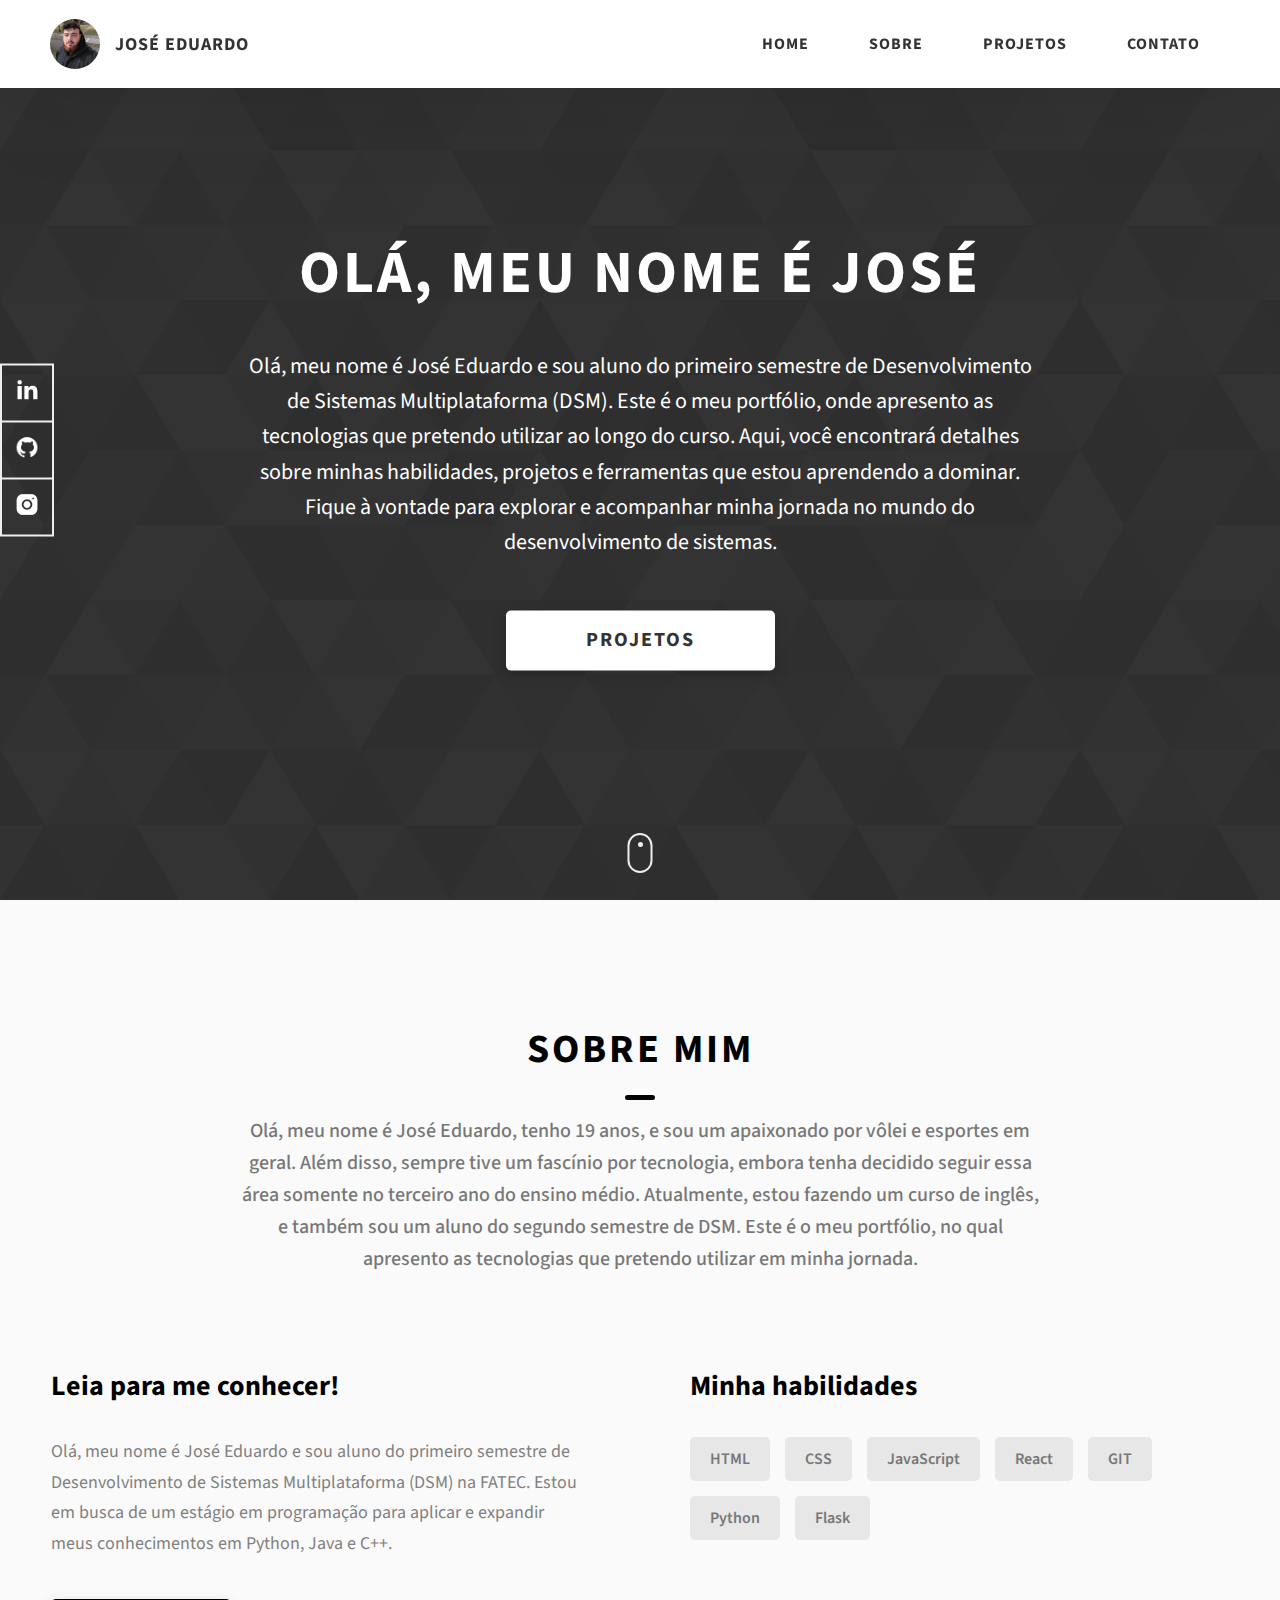
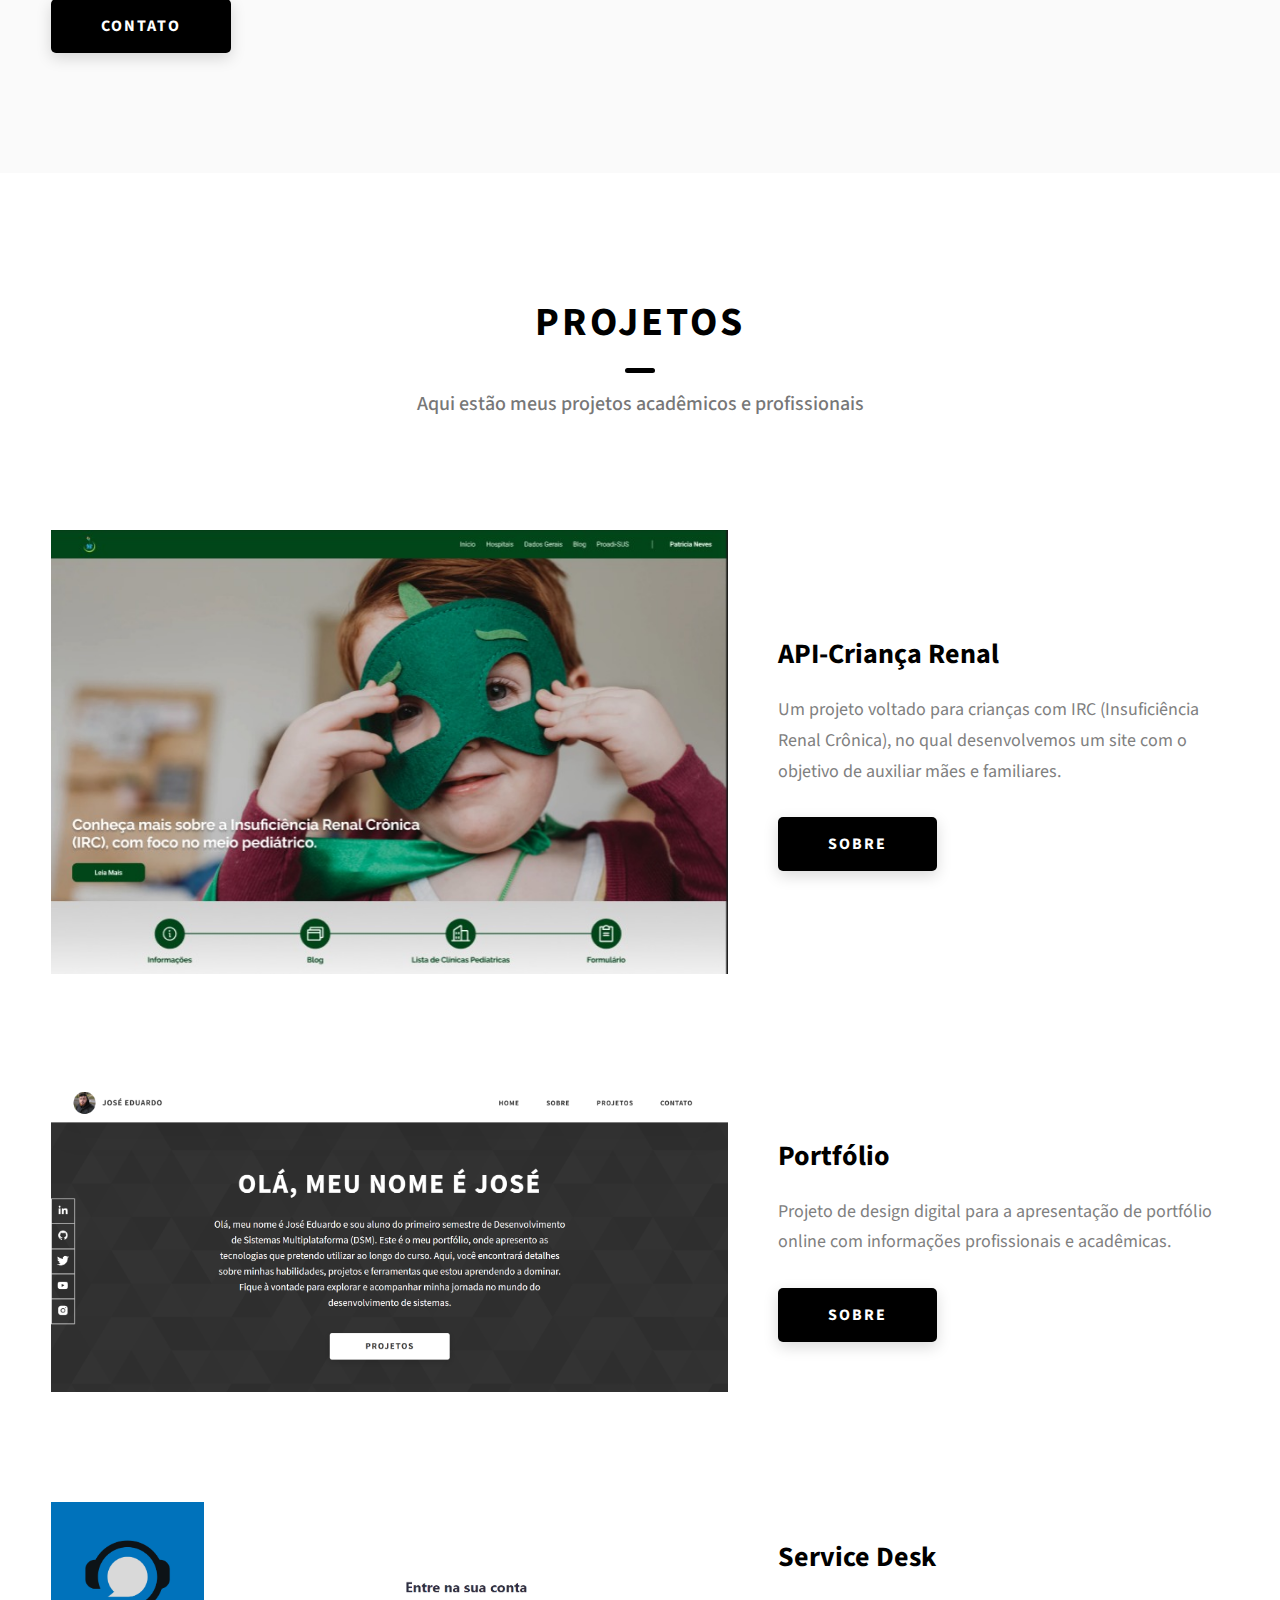
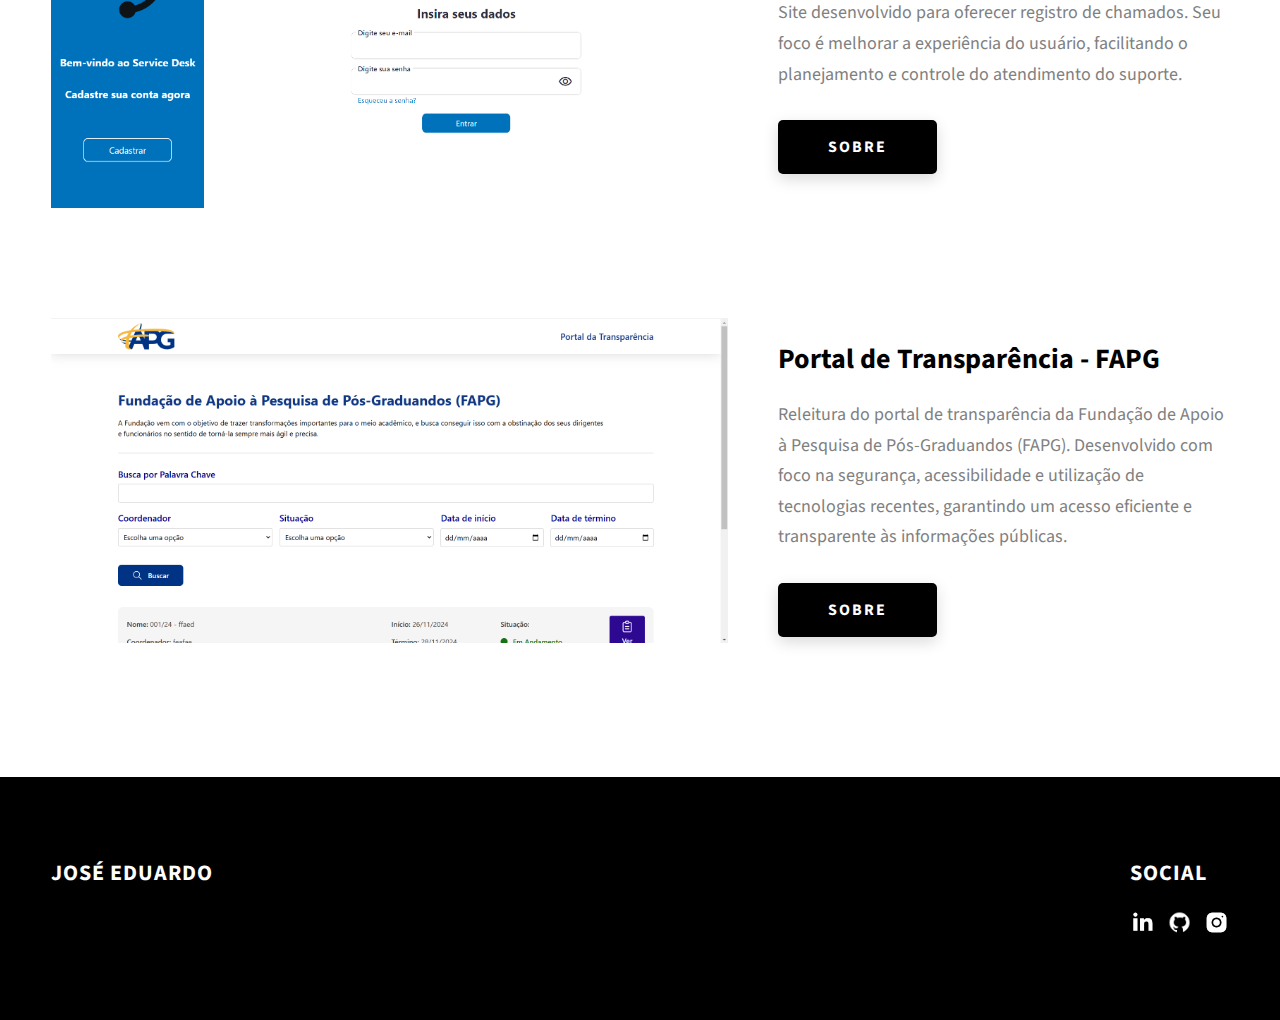
<file: index.html>
<!DOCTYPE html>
<html lang="en">

<head>
  <meta charset="UTF-8" />
  <meta name="viewport" content="width=device-width, initial-scale=1.0" />
  <meta http-equiv="X-UA-Compatible" content="ie=edge" />
  <title>Portfólio</title>
  <meta name="description" content="Portfolio Template for Developer" />

  <link rel="stylesheet" href="css/style.css" />

  <link rel="preconnect" href="https://fonts.googleapis.com" />
  <link rel="preconnect" href="https://fonts.gstatic.com" crossorigin />
  <link href="https://fonts.googleapis.com/css2?family=Source+Sans+Pro:wght@400;600;700;900&display=swap"
    rel="stylesheet" />
</head>

<body>
  <header class="header">
    <div class="header__content">
      <div class="header__logo-container">
        <div class="header__logo-img-cont">
          <img src="./assets/jpeg/foto_perfil.jpg" alt="Ram Maheshwari Logo Image" class="header__logo-img" />
        </div>
        <span class="header__logo-sub">José Eduardo</span>
      </div>
      <div class="header__main">
        <ul class="header__links">
          <li class="header__link-wrapper">
            <a href="./index.html" class="header__link"> Home </a>
          </li>
          <li class="header__link-wrapper">
            <a href="./index.html#about" class="header__link">Sobre</a>
          </li>
          <li class="header__link-wrapper">
            <a href="./index.html#projects" class="header__link">
              Projetos
            </a>
          </li>
          <li class="header__link-wrapper">
            <a href="./index.html#contact" class="header__link"> Contato </a>
          </li>
        </ul>
        <div class="header__main-ham-menu-cont">
          <img src="./assets/svg/ham-menu.svg" alt="hamburger menu" class="header__main-ham-menu" />
          <img src="./assets/svg/ham-menu-close.svg" alt="hamburger menu close"
            class="header__main-ham-menu-close d-none" />
        </div>
      </div>
    </div>
    <div class="header__sm-menu">
      <div class="header__sm-menu-content">
        <ul class="header__sm-menu-links">
          <li class="header__sm-menu-link">
            <a href="./index.html"> Home </a>
          </li>

          <li class="header__sm-menu-link">
            <a href="./index.html#about"> Sobre </a>
          </li>

          <li class="header__sm-menu-link">
            <a href="./index.html#projects"> Projetos </a>
          </li>

          <li class="header__sm-menu-link">
            <a href="./index.html#contact"> Contato </a>
          </li>
        </ul>
      </div>
    </div>
  </header>
  <section class="home-hero">
    <div class="home-hero__content">
      <h1 class="heading-primary">Olá, Meu nome é José </h1>
      <div class="home-hero__info">
        <p class="text-primary">
          Olá, meu nome é José Eduardo e sou aluno do primeiro semestre de Desenvolvimento de Sistemas Multiplataforma
          (DSM). Este é o meu portfólio, onde apresento as tecnologias que pretendo utilizar ao longo do curso. Aqui,
          você encontrará detalhes sobre minhas habilidades, projetos e ferramentas que estou aprendendo a dominar.
          Fique à vontade para explorar e acompanhar minha jornada no mundo do desenvolvimento de sistemas.
        </p>
      </div>
      <div class="home-hero__cta">
        <a href="./#projects" class="btn btn--bg">Projetos</a>
      </div>
    </div>
    <div class="home-hero__socials">
      <div class="home-hero__social">
        <a href="https://www.linkedin.com/in/jos%C3%A9-eduardo-fernandes-pereira-b26517284/"
          class="home-hero__social-icon-link">
          <img src="./assets/png/linkedin-ico.png" alt="icon" class="home-hero__social-icon" />
        </a>
      </div>
      <div class="home-hero__social">
        <a href="https://github.com/ZduardoPereira" class="home-hero__social-icon-link">
          <img src="./assets/png/github-ico.png" alt="icon" class="home-hero__social-icon" />
        </a>
      </div>
      <div class="home-hero__social">
        <a href="https://www.instagram.com/jose__eduardo12/"
          class="home-hero__social-icon-link home-hero__social-icon-link--bd-none">
          <img src="./assets/png/insta-ico.png" alt="icon" class="home-hero__social-icon" />
        </a>
      </div>
    </div>
    <div class="home-hero__mouse-scroll-cont">
      <div class="mouse"></div>
    </div>
  </section>
  <section id="about" class="about sec-pad">
    <div class="main-container">
      <h2 class="heading heading-sec heading-sec__mb-med">
        <span class="heading-sec__main">Sobre mim</span>
        <span class="heading-sec__sub">
          Olá, meu nome é José Eduardo, tenho 19 anos, e sou um apaixonado por vôlei e esportes em geral. Além disso,
          sempre tive um fascínio por tecnologia, embora tenha decidido seguir essa área somente no terceiro ano do
          ensino médio. Atualmente, estou fazendo um curso de inglês, e também sou um aluno do segundo semestre de DSM.
          Este é o meu portfólio, no qual apresento as tecnologias que pretendo utilizar em minha jornada.
        </span>
      </h2>
      <div class="about__content">
        <div class="about__content-main">
          <h3 class="about__content-title">Leia para me conhecer!</h3>
          <div class="about__content-details">
            <p class="about__content-details-para">
              Olá, meu nome é José Eduardo e sou aluno do primeiro semestre de Desenvolvimento de Sistemas
              Multiplataforma (DSM) na FATEC. Estou em busca de um estágio em programação para aplicar e expandir meus
              conhecimentos em Python, Java e C++.
            </p>
          </div>
          <a href="./#contact" class="btn btn--med btn--theme dynamicBgClr">Contato</a>
        </div>
        <div class="about__content-skills">
          <h3 class="about__content-title">Minha habilidades</h3>
          <div class="skills">
            <div class="skills__skill">HTML</div>
            <div class="skills__skill">CSS</div>
            <div class="skills__skill">JavaScript</div>
            <div class="skills__skill">React</div>
            <div class="skills__skill">GIT</div>
            <div class="skills__skill">Python</div>
            <div class="skills__skill">Flask</div>
          </div>
        </div>
      </div>
    </div>
  </section>
  <section id="projects" class="projects sec-pad">
    <div class="main-container">
      <h2 class="heading heading-sec heading-sec__mb-bg">
        <span class="heading-sec__main">Projetos</span>
        <span class="heading-sec__sub">
          Aqui estão meus projetos acadêmicos e profissionais
        </span>
      </h2>

      <div class="projects__content">
        <div class="projects__row">
          <div class="projects__row-img-cont">
            <img src="./assets/jpeg/Api-1semestre.jpg" alt="Software Screenshot" class="projects__row-img" loading="lazy" />
          </div>
          <div class="projects__row-content">
            <h3 class="projects__row-content-title">API-Criança Renal</h3>
            <p class="projects__row-content-desc">
              Um projeto voltado para crianças com IRC (Insuficiência Renal Crônica), no qual desenvolvemos um site com
              o objetivo de auxiliar mães e familiares.
            </p>
            <a href="./project-1.html" class="btn btn--med btn--theme dynamicBgClr" target="_blank">Sobre</a>
          </div>
        </div>
        <div class="projects__row">
          <div class="projects__row-img-cont">
            <img src="./assets/jpeg/portfoilio.png" alt="Software Screenshot" class="projects__row-img" loading="lazy" />
          </div>
          <div class="projects__row-content">
            <h3 class="projects__row-content-title">Portfólio</h3>
            <p class="projects__row-content-desc">
              Projeto de design digital para a apresentação de portfólio online com informações profissionais e
              acadêmicas.
            </p>
            <a href="./project-2.html" class="btn btn--med btn--theme dynamicBgClr" target="_blank">Sobre</a>
          </div>
        </div>
        <div class="projects__row">
          <div class="projects__row-img-cont">
            <img src="./assets/jpeg/apidesk.png" alt="Software Screenshot" class="projects__row-img" loading="lazy" />
          </div>
          <div class="projects__row-content">
            <h3 class="projects__row-content-title">Service Desk</h3>
            <p class="projects__row-content-desc">
              Site desenvolvido para oferecer registro de chamados. Seu foco é melhorar a experiência do usuário,
              facilitando o planejamento e controle do atendimento do suporte.
            </p>
            <a href="./project-3.html" class="btn btn--med btn--theme dynamicBgClr" target="_blank">Sobre</a>
          </div>
        </div>
        <div class="projects__row">
          <div class="projects__row-img-cont">
            <img src="./assets/png/Apg.png" alt="Portal de Transparência" class="projects__row-img" loading="lazy" />
          </div>
          <div class="projects__row-content">
            <h3 class="projects__row-content-title">Portal de Transparência - FAPG</h3>
            <p class="projects__row-content-desc">
              Releitura do portal de transparência da Fundação de Apoio à Pesquisa de Pós-Graduandos (FAPG). Desenvolvido
              com foco na segurança, acessibilidade e utilização de tecnologias recentes, garantindo um acesso eficiente
              e transparente às informações públicas.
            </p>
            <a href="./project-4.html" class="btn btn--med btn--theme dynamicBgClr" target="_blank">Sobre</a>
          </div>
        </div>
      </div>
    </div>
  </section>
  <footer class="main-footer">
    <div class="main-container">
      <div class="main-footer__upper">
        <div class="main-footer__row main-footer__row-1">
          <h2 class="heading heading-sm main-footer__heading-sm">
            <span>Social</span>
          </h2>
          <div class="main-footer__social-cont">
            <a target="_blank" rel="noreferrer" href="https://www.linkedin.com/in/jos%C3%A9-eduardo-fernandes-pereira-b26517284/">
              <img class="main-footer__icon" src="./assets/png/linkedin-ico.png" alt="icon" />
            </a>
            <a target="_blank" rel="noreferrer" href="https://github.com/ZduardoPereira">
              <img class="main-footer__icon" src="./assets/png/github-ico.png" alt="icon" />
            </a>
            <a target="_blank" rel="noreferrer" href="https://www.instagram.com/jose__eduardo12/">
              <img class="main-footer__icon main-footer__icon--mr-none" src="./assets/png/insta-ico.png" alt="icon" />
            </a>
          </div>
        </div>
        <div class="main-footer__row main-footer__row-2">
          <h4 class="heading heading-sm text-lt">José Eduardo</h4>
          <p class="main-footer__short-desc">
  
          </p>
        </div>
      </div>
    </div>
  </footer>
  
</body>

</html>
</file>
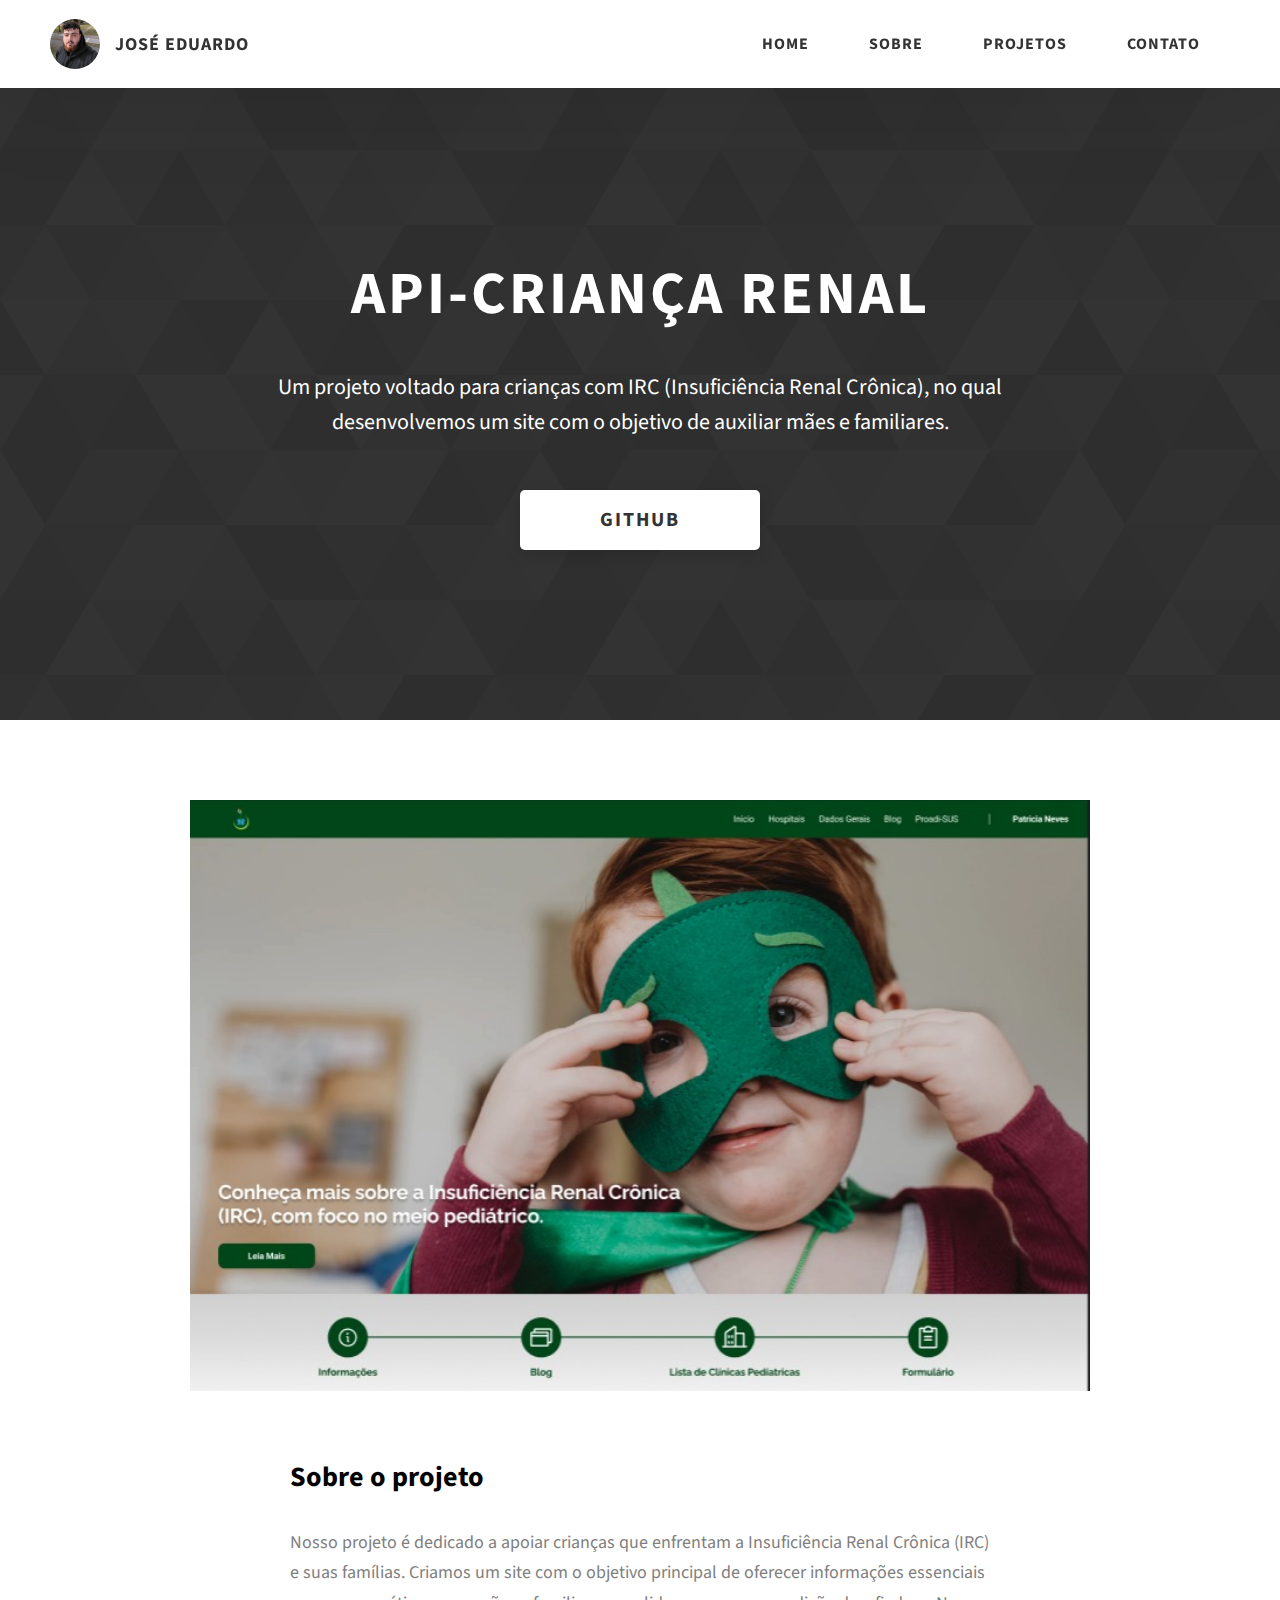
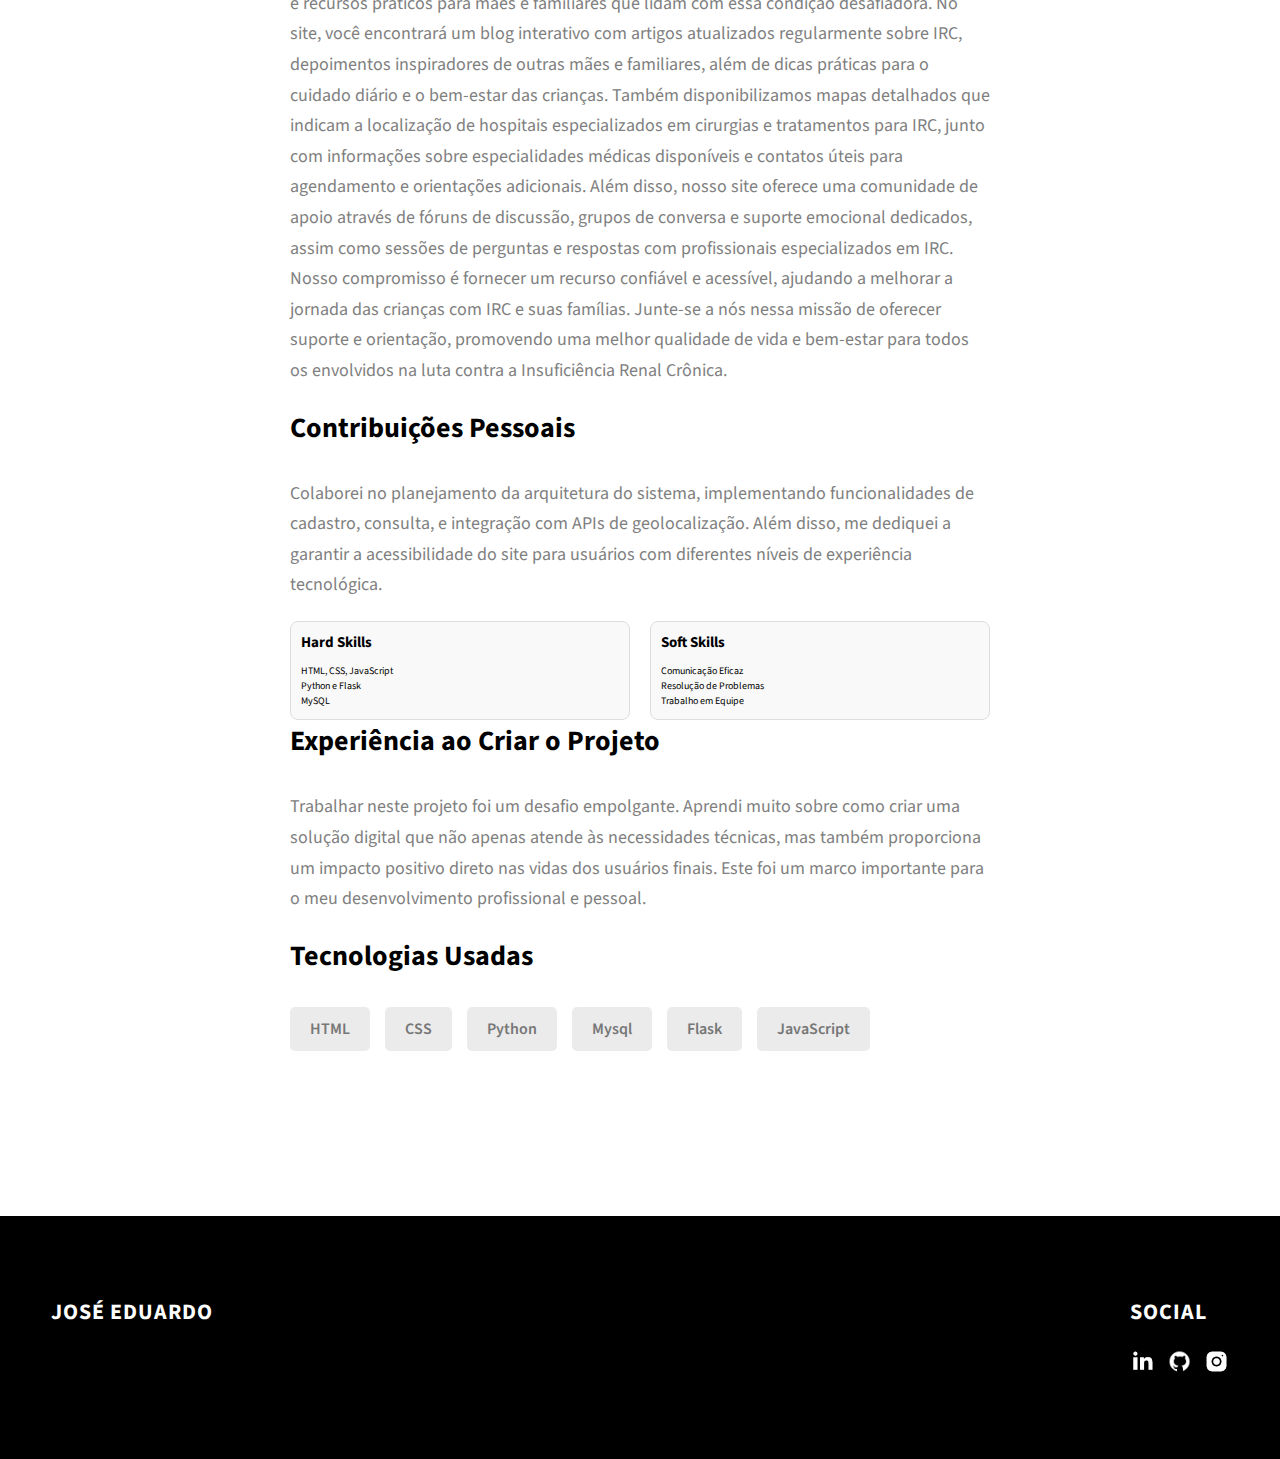
<file: project-1.html>
<!DOCTYPE html>
<html lang="en">

<head>
  <meta charset="UTF-8" />
  <meta name="viewport" content="width=device-width, initial-scale=1.0" />
  <meta http-equiv="X-UA-Compatible" content="ie=edge" />
  <title>API-Criança Renal</title>
  <meta name="description" content="Case study page of Project" />

  <link rel="stylesheet" href="css/style.css" />

  <link rel="preconnect" href="https://fonts.googleapis.com" />
  <link rel="preconnect" href="https://fonts.gstatic.com" crossorigin />
  <link href="https://fonts.googleapis.com/css2?family=Source+Sans+Pro:wght@400;600;700;900&display=swap"
    rel="stylesheet" />
    
</head>

<body>
  <header class="header">
    <div class="header__content">
      <div class="header__logo-container">
        <div class="header__logo-img-cont">
          <img src="./assets/jpeg/foto_perfil.jpg" alt="Ram Maheshwari Logo Image" class="header__logo-img" />
        </div>
        <span class="header__logo-sub">José Eduardo</span>
      </div>
      <div class="header__main">
        <ul class="header__links">
          <li class="header__link-wrapper">
            <a href="./index.html" class="header__link"> Home </a>
          </li>
          <li class="header__link-wrapper">
            <a href="./index.html#about" class="header__link">Sobre </a>
          </li>
          <li class="header__link-wrapper">
            <a href="./index.html#projects" class="header__link">
              Projetos
            </a>
          </li>
          <li class="header__link-wrapper">
            <a href="./index.html#contact" class="header__link"> Contato </a>
          </li>
        </ul>
        <div class="header__main-ham-menu-cont">
          <img src="./assets/svg/ham-menu.svg" alt="hamburger menu" class="header__main-ham-menu" />
          <img src="./assets/svg/ham-menu-close.svg" alt="hamburger menu close"
            class="header__main-ham-menu-close d-none" />
        </div>
      </div>
    </div>
    <div class="header__sm-menu">
      <div class="header__sm-menu-content">
        <ul class="header__sm-menu-links">
          <li class="header__sm-menu-link">
            <a href="./index.html"> Home </a>
          </li>

          <li class="header__sm-menu-link">
            <a href="./index.html#about"> Sobre </a>
          </li>

          <li class="header__sm-menu-link">
            <a href="./index.html#projects"> Projetos </a>
          </li>

          <li class="header__sm-menu-link">
            <a href="./index.html#contact"> Contato </a>
          </li>
        </ul>
      </div>
    </div>
  </header>
  <section class="project-cs-hero">
    <div class="project-cs-hero__content">
      <h1 class="heading-primary">API-Criança Renal</h1>
      <div class="project-cs-hero__info">
        <p class="text-primary">
          Um projeto voltado para crianças com IRC (Insuficiência Renal Crônica), no qual desenvolvemos um site com
          o objetivo de auxiliar mães e familiares.
        </p>
      </div>
      <div class="project-cs-hero__cta">
        <a href="https://github.com/Daiene/Pixels" class="btn btn--bg" target="_blank">Github</a>
      </div>
    </div>
  </section>
  <section class="project-details">
    <div class="main-container">
      <div class="project-details__content">
        <div class="project-details__showcase-img-cont">
          <img src="./assets/jpeg/Api-1semestre.jpg" alt="Project Image" class="project-details__showcase-img" />
        </div>
        <div class="project-details__content-main">
          <div class="project-details__desc">
            <h3 class="project-details__content-title">Sobre o projeto</h3>
            <p class="project-details__desc-para">
              Nosso projeto é dedicado a apoiar crianças que enfrentam a Insuficiência Renal Crônica (IRC) e suas
              famílias. Criamos um site com o objetivo principal de oferecer informações essenciais e recursos práticos
              para mães e familiares que lidam com essa condição desafiadora.

              No site, você encontrará um blog interativo com artigos atualizados regularmente sobre IRC, depoimentos
              inspiradores de outras mães e familiares, além de dicas práticas para o cuidado diário e o bem-estar das
              crianças.

              Também disponibilizamos mapas detalhados que indicam a localização de hospitais especializados em
              cirurgias e tratamentos para IRC, junto com informações sobre especialidades médicas disponíveis e
              contatos úteis para agendamento e orientações adicionais.

              Além disso, nosso site oferece uma comunidade de apoio através de fóruns de discussão, grupos de conversa
              e suporte emocional dedicados, assim como sessões de perguntas e respostas com profissionais
              especializados em IRC.

              Nosso compromisso é fornecer um recurso confiável e acessível, ajudando a melhorar a jornada das crianças
              com IRC e suas famílias. Junte-se a nós nessa missão de oferecer suporte e orientação, promovendo uma
              melhor qualidade de vida e bem-estar para todos os envolvidos na luta contra a Insuficiência Renal
              Crônica.
            </p>

            <h3 class="project-details__content-title">Contribuições Pessoais</h3>
            <p class="project-details__desc-para">
              Colaborei no planejamento da arquitetura do sistema, implementando funcionalidades de cadastro, consulta, e
              integração com APIs de geolocalização. Além disso, me dediquei a garantir a acessibilidade do site para usuários
              com diferentes níveis de experiência tecnológica.
            </p>  
            <div class="skills-container">
              <div class="skills-section">
                <h2>Hard Skills</h2>
                <ul>
                  <li>HTML, CSS, JavaScript</li>
                  <li>Python e Flask</li>
                  <li>MySQL</li>
                </ul>
              </div>
            
              <div class="skills-section">
                <h2>Soft Skills</h2>
                <ul>
                  <li>Comunicação Eficaz</li>
                  <li>Resolução de Problemas</li>
                  <li>Trabalho em Equipe</li>
                </ul>
              </div>
            </div>
            
          
          <h3 class="project-details__content-title">Experiência ao Criar o Projeto</h3>
      <p class="project-details__desc-para">
        Trabalhar neste projeto foi um desafio empolgante. Aprendi muito sobre como criar uma solução digital que não
        apenas atende às necessidades técnicas, mas também proporciona um impacto positivo direto nas vidas dos usuários
        finais. Este foi um marco importante para o meu desenvolvimento profissional e pessoal.
      </p>
          <div class="project-details__tools-used">
            <h3 class="project-details__content-title">Tecnologias Usadas</h3>
            <div class="skills">
              <div class="skills__skill">HTML</div>
              <div class="skills__skill">CSS</div>
              <div class="skills__skill">Python</div>
              <div class="skills__skill">Mysql</div>
              <div class="skills__skill">Flask</div>
              <div class="skills__skill">JavaScript</div>
            </div>
          </div>

        </div>
      </div>
    </div>
  </section>
  <footer class="main-footer">
    <div class="main-container">
      <div class="main-footer__upper">
        <div class="main-footer__row main-footer__row-1">
          <h2 class="heading heading-sm main-footer__heading-sm">
            <span>Social</span>
          </h2>
          <div class="main-footer__social-cont">
            <a target="_blank" rel="noreferrer" href="https://www.linkedin.com/in/jos%C3%A9-eduardo-fernandes-pereira-b26517284/">
              <img class="main-footer__icon" src="./assets/png/linkedin-ico.png" alt="icon" />
            </a>
            <a target="_blank" rel="noreferrer" href="https://github.com/ZduardoPereira">
              <img class="main-footer__icon" src="./assets/png/github-ico.png" alt="icon" />
            </a>
            <a target="_blank" rel="noreferrer" href="https://www.instagram.com/jose__eduardo12/">
              <img class="main-footer__icon main-footer__icon--mr-none" src="./assets/png/insta-ico.png" alt="icon" />
            </a>
          </div>
        </div>
        <div class="main-footer__row main-footer__row-2">
          <h4 class="heading heading-sm text-lt">José Eduardo</h4>
          <p class="main-footer__short-desc">

          </p>
        </div>
      </div>
    </div>
  </footer>
  <script src="./index.js"></script>
</body>

</html>
</file>
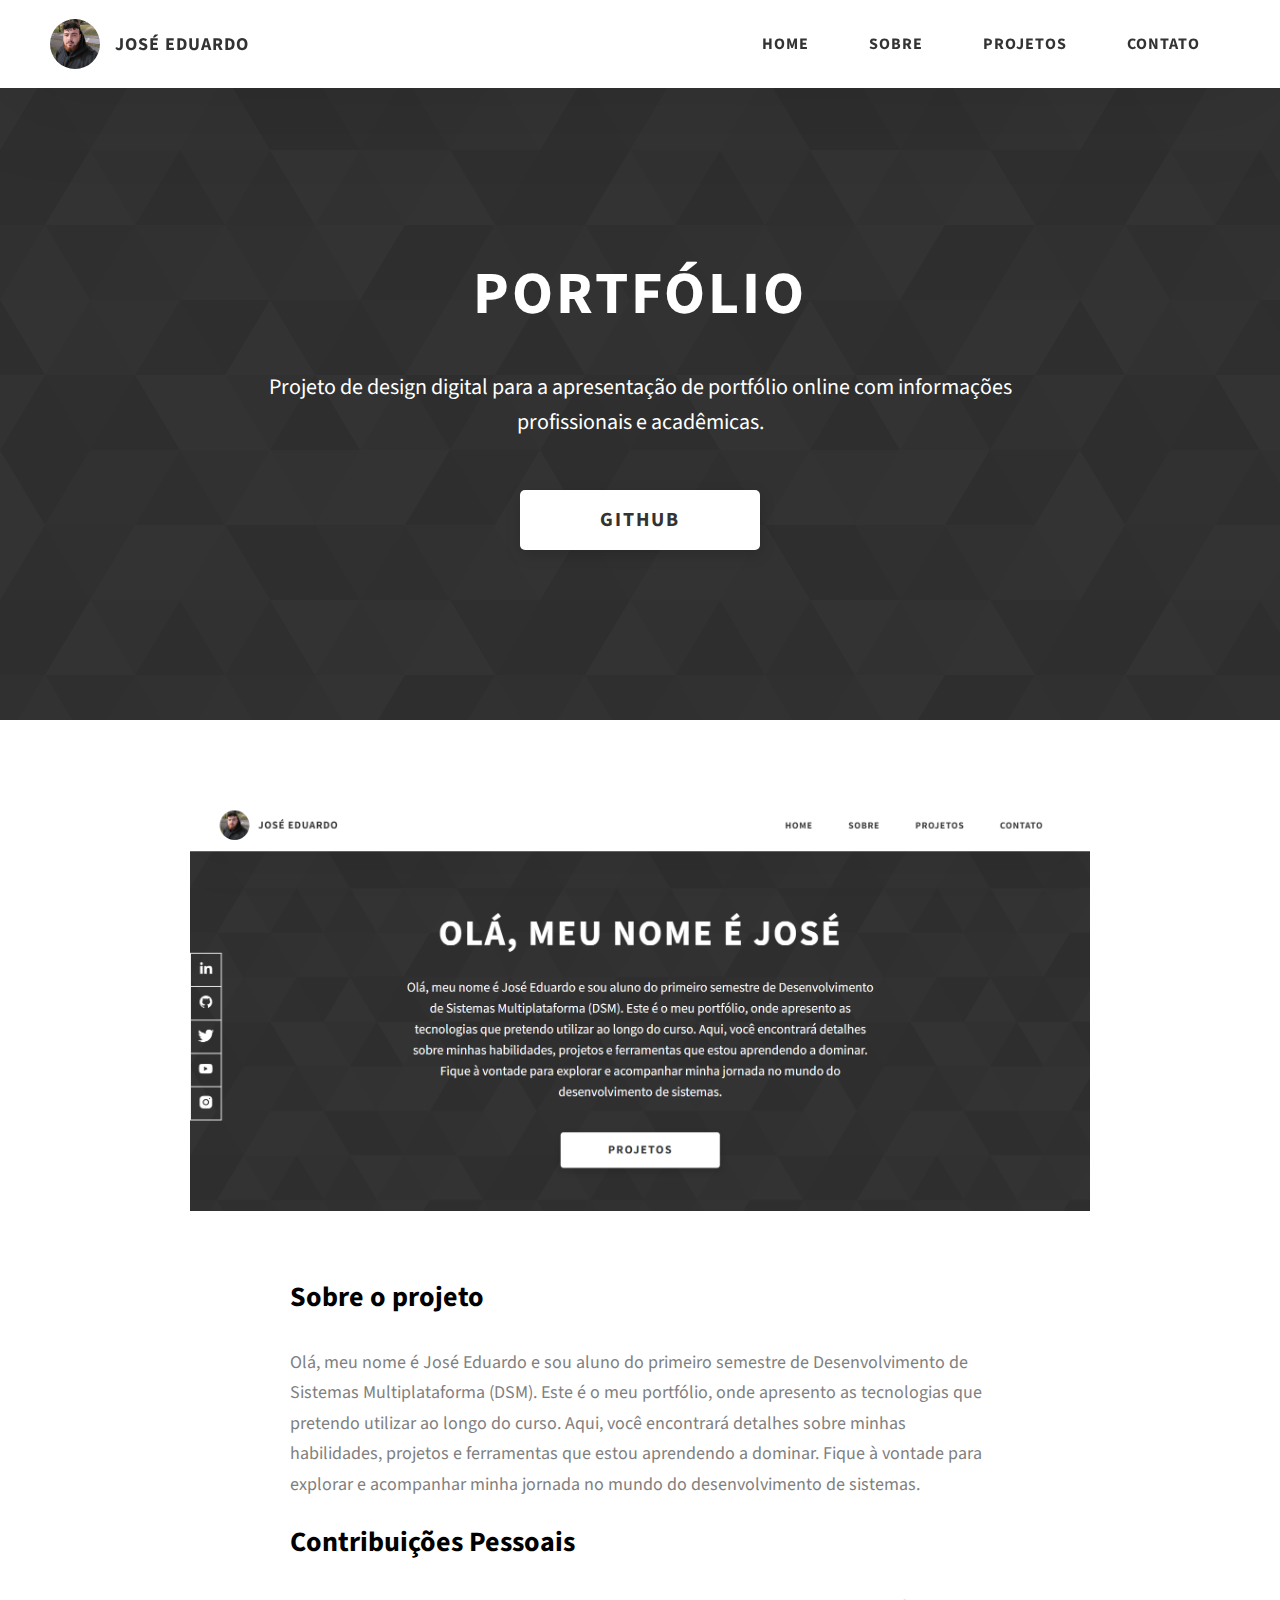
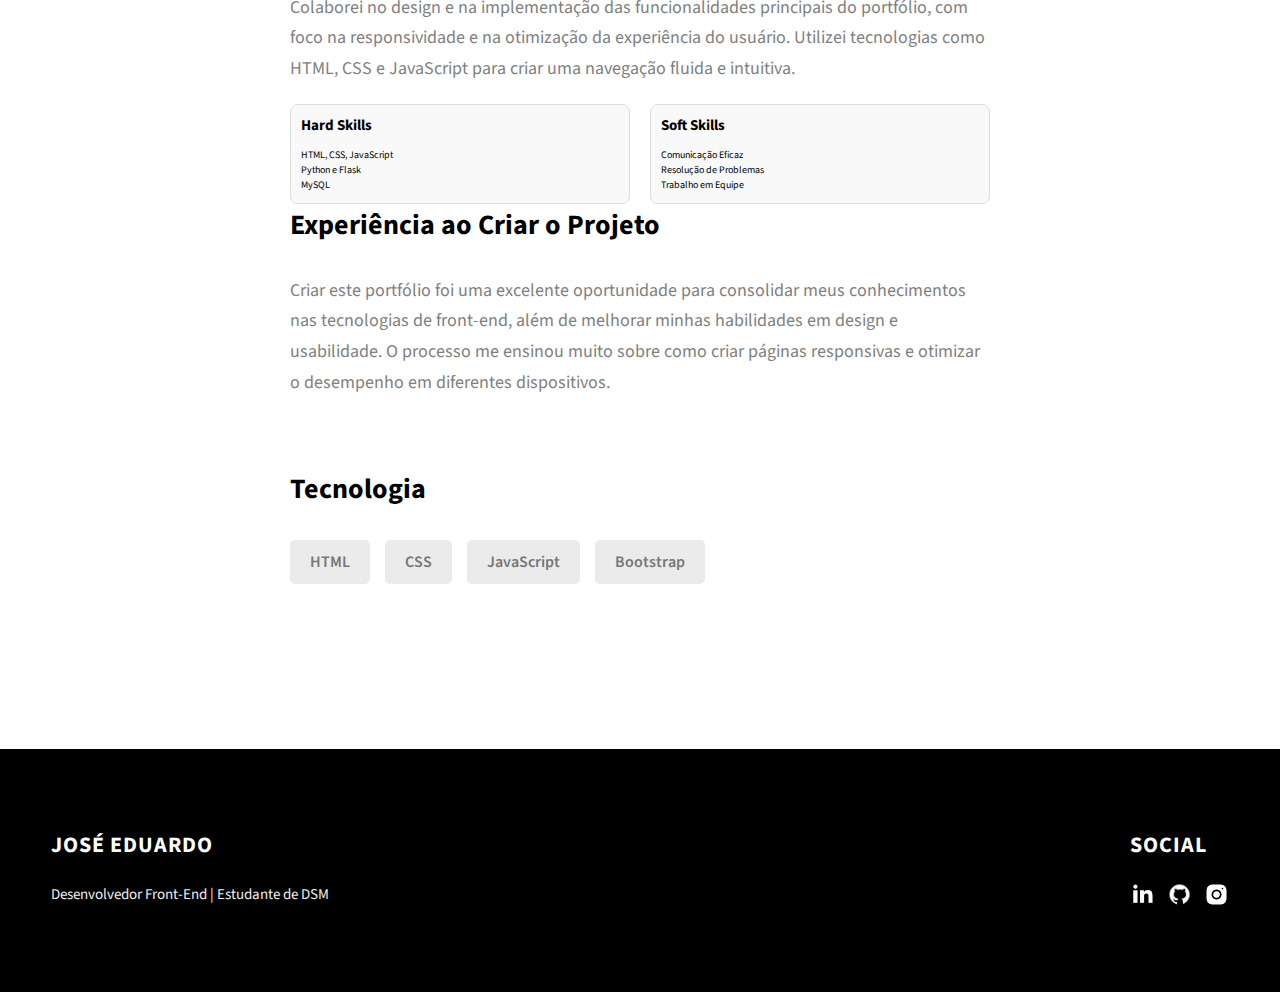
<file: project-2.html>
<!DOCTYPE html>
<html lang="en">

<head>
  <meta charset="UTF-8" />
  <meta name="viewport" content="width=device-width, initial-scale=1.0" />
  <meta http-equiv="X-UA-Compatible" content="ie=edge" />
  <title>Portfólio</title>
  <meta name="description" content="Case study page of Project" />

  <link rel="stylesheet" href="css/style.css" />

  <link rel="preconnect" href="https://fonts.googleapis.com" />
  <link rel="preconnect" href="https://fonts.gstatic.com" crossorigin />
  <link href="https://fonts.googleapis.com/css2?family=Source+Sans+Pro:wght@400;600;700;900&display=swap"
    rel="stylesheet" />
</head>

<body>
  <header class="header">
    <div class="header__content">
      <div class="header__logo-container">
        <div class="header__logo-img-cont">
          <img src="./assets/jpeg/foto_perfil.jpg" alt="José Eduardo Logo Image" class="header__logo-img" />
        </div>
        <span class="header__logo-sub">José Eduardo</span>
      </div>
      <div class="header__main">
        <ul class="header__links">
          <li class="header__link-wrapper">
            <a href="./index.html" class="header__link"> Home </a>
          </li>
          <li class="header__link-wrapper">
            <a href="./index.html#about" class="header__link">Sobre </a>
          </li>
          <li class="header__link-wrapper">
            <a href="./index.html#projects" class="header__link">
              Projetos
            </a>
          </li>
          <li class="header__link-wrapper">
            <a href="./index.html#contact" class="header__link"> Contato </a>
          </li>
        </ul>
        <div class="header__main-ham-menu-cont">
          <img src="./assets/svg/ham-menu.svg" alt="hamburger menu" class="header__main-ham-menu" />
          <img src="./assets/svg/ham-menu-close.svg" alt="hamburger menu close"
            class="header__main-ham-menu-close d-none" />
        </div>
      </div>
    </div>
    <div class="header__sm-menu">
      <div class="header__sm-menu-content">
        <ul class="header__sm-menu-links">
          <li class="header__sm-menu-link">
            <a href="./index.html"> Home </a>
          </li>
          <li class="header__sm-menu-link">
            <a href="./index.html#about"> Sobre </a>
          </li>
          <li class="header__sm-menu-link">
            <a href="./index.html#projects"> Projetos </a>
          </li>
          <li class="header__sm-menu-link">
            <a href="./index.html#contact"> Contato </a>
          </li>
        </ul>
      </div>
    </div>
  </header>

  <section class="project-cs-hero">
    <div class="project-cs-hero__content">
      <h1 class="heading-primary">Portfólio</h1>
      <div class="project-cs-hero__info">
        <p class="text-primary">
          Projeto de design digital para a apresentação de portfólio online com informações profissionais e acadêmicas.
        </p>
      </div>
      <div class="project-cs-hero__cta">
        <a href="https://github.com/ZduardoPereira/portfolio_digital_dsm" class="btn btn--bg" target="_blank">GitHub</a>
      </div>
    </div>
  </section>

  <section class="project-details">
    <div class="main-container">
      <div class="project-details__content">
        <div class="project-details__showcase-img-cont">
          <img src="./assets/jpeg/portfoilio.png" alt="Project Image" class="project-details__showcase-img" />
        </div>
        <div class="project-details__content-main">
          <div class="project-details__desc">
            <h3 class="project-details__content-title">Sobre o projeto</h3>
            <p class="project-details__desc-para">
              Olá, meu nome é José Eduardo e sou aluno do primeiro semestre de Desenvolvimento de Sistemas
              Multiplataforma (DSM). Este é o meu portfólio, onde apresento as tecnologias que pretendo utilizar ao
              longo do curso. Aqui, você encontrará detalhes sobre minhas habilidades, projetos e ferramentas que estou
              aprendendo a dominar. Fique à vontade para explorar e acompanhar minha jornada no mundo do desenvolvimento
              de sistemas.
            </p>
            <h3 class="project-details__content-title">Contribuições Pessoais</h3>
            <p class="project-details__desc-para">
              Colaborei no design e na implementação das funcionalidades principais do portfólio, com foco na responsividade e
              na otimização da experiência do usuário. Utilizei tecnologias como HTML, CSS e JavaScript para criar uma navegação
              fluida e intuitiva.
            </p>
            <div class="skills-container">
              <div class="skills-section">
                <h2>Hard Skills</h2>
                <ul>
                  <li>HTML, CSS, JavaScript</li>
                  <li>Python e Flask</li>
                  <li>MySQL</li>
                </ul>
              </div>
            
              <div class="skills-section">
                <h2>Soft Skills</h2>
                <ul>
                  <li>Comunicação Eficaz</li>
                  <li>Resolução de Problemas</li>
                  <li>Trabalho em Equipe</li>
                </ul>
              </div>
            </div>
            <h3 class="project-details__content-title">Experiência ao Criar o Projeto</h3>
            <p class="project-details__desc-para">
              Criar este portfólio foi uma excelente oportunidade para consolidar meus conhecimentos nas tecnologias de
              front-end, além de melhorar minhas habilidades em design e usabilidade. O processo me ensinou muito sobre como
              criar páginas responsivas e otimizar o desempenho em diferentes dispositivos.
            </p>
          </div>
          <div class="project-details__tools-used">
            <h3 class="project-details__content-title">Tecnologia</h3>
            <div class="skills">
              <div class="skills__skill">HTML</div>
              <div class="skills__skill">CSS</div>
              <div class="skills__skill">JavaScript</div>
              <div class="skills__skill">Bootstrap</div>
            </div>
          </div>
        </div>
      </div>
    </div>
  </section>

  <footer class="main-footer">
    <div class="main-container">
      <div class="main-footer__upper">
        <div class="main-footer__row main-footer__row-1">
          <h2 class="heading heading-sm main-footer__heading-sm">
            <span>Social</span>
          </h2>
          <div class="main-footer__social-cont">
            <a target="_blank" rel="noreferrer" href="https://www.linkedin.com/in/jos%C3%A9-eduardo-fernandes-pereira-b26517284/">
              <img class="main-footer__icon" src="./assets/png/linkedin-ico.png" alt="icon" />
            </a>
            <a target="_blank" rel="noreferrer" href="https://github.com/ZduardoPereira">
              <img class="main-footer__icon" src="./assets/png/github-ico.png" alt="icon" />
            </a>
            <a target="_blank" rel="noreferrer" href="https://www.instagram.com/jose__eduardo12/">
              <img class="main-footer__icon main-footer__icon--mr-none" src="./assets/png/insta-ico.png" alt="icon" />
            </a>
          </div>
        </div>
        <div class="main-footer__row main-footer__row-2">
          <h4 class="heading heading-sm text-lt">José Eduardo</h4>
          <p class="main-footer__short-desc">
            Desenvolvedor Front-End | Estudante de DSM
          </p>
        </div>
      </div>
    </div>
  </footer>
  <script src="./index.js"></script>
</body>

</html>
</file>
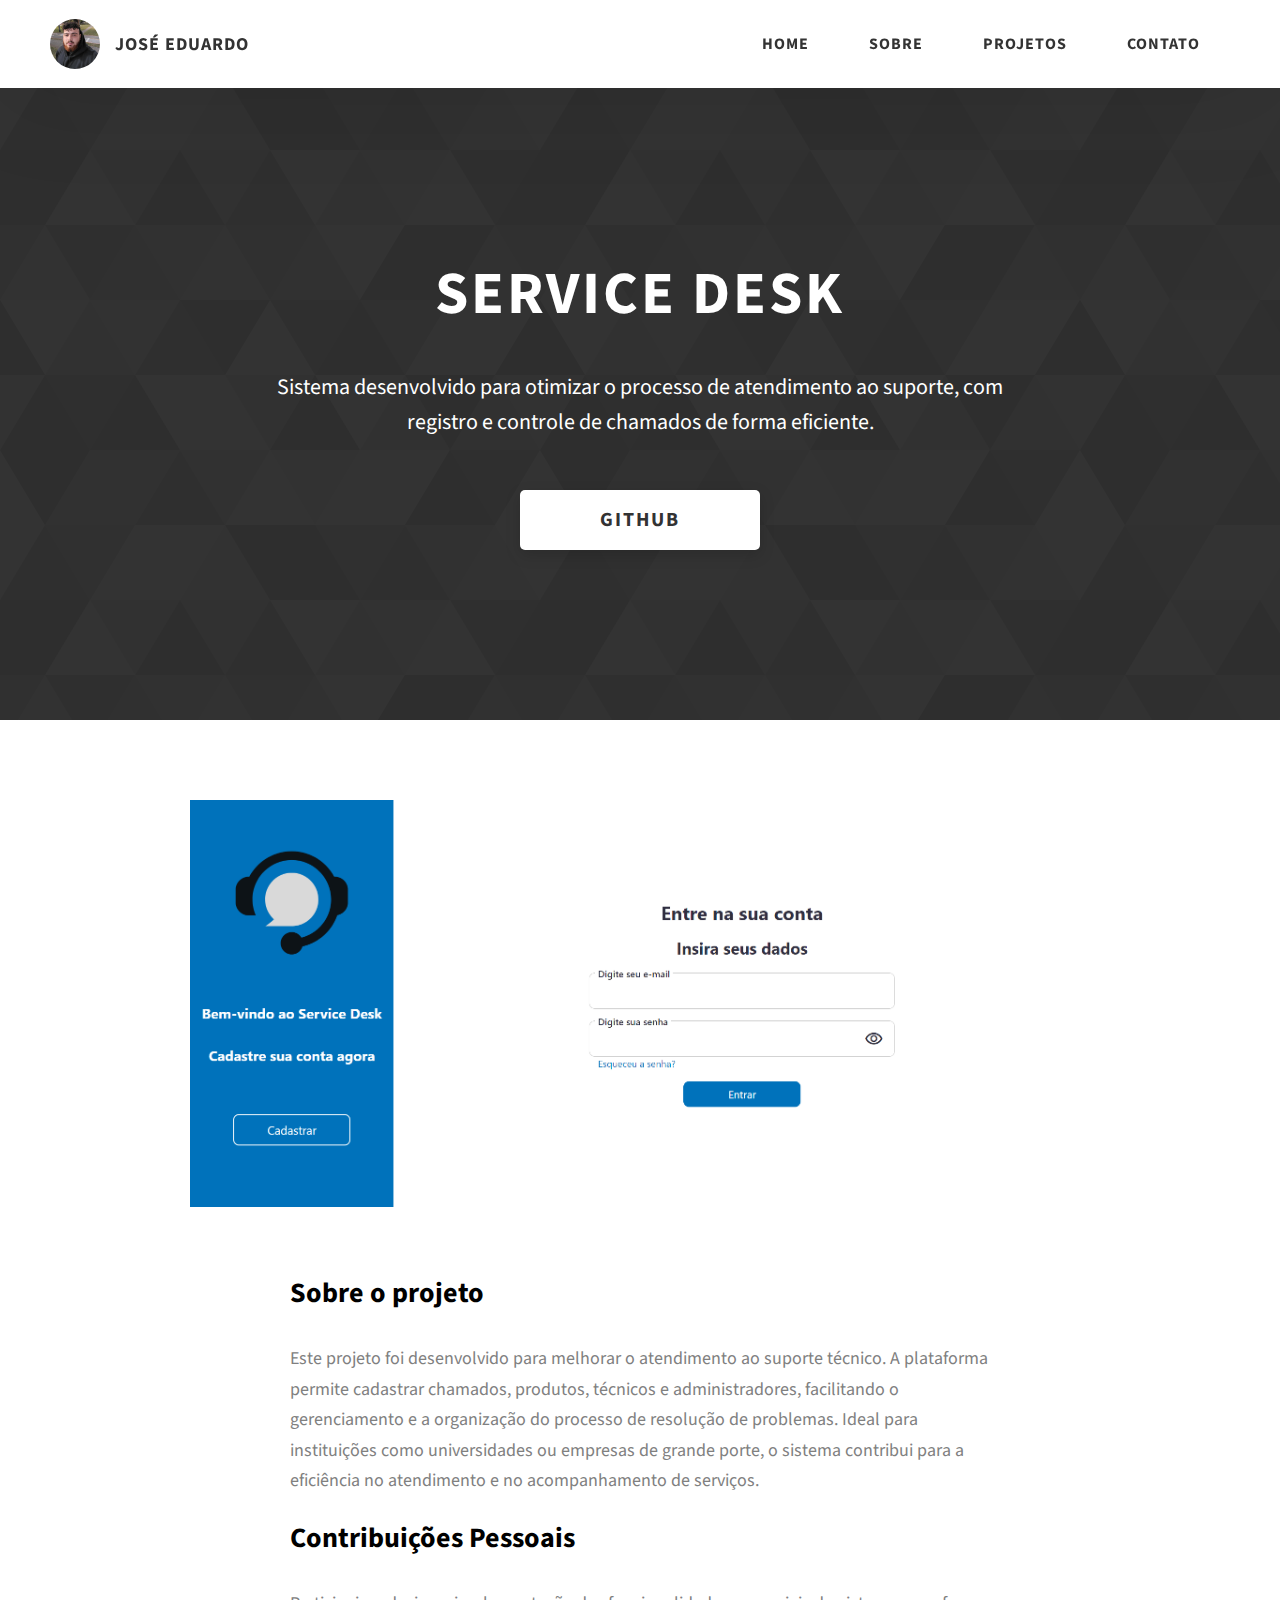
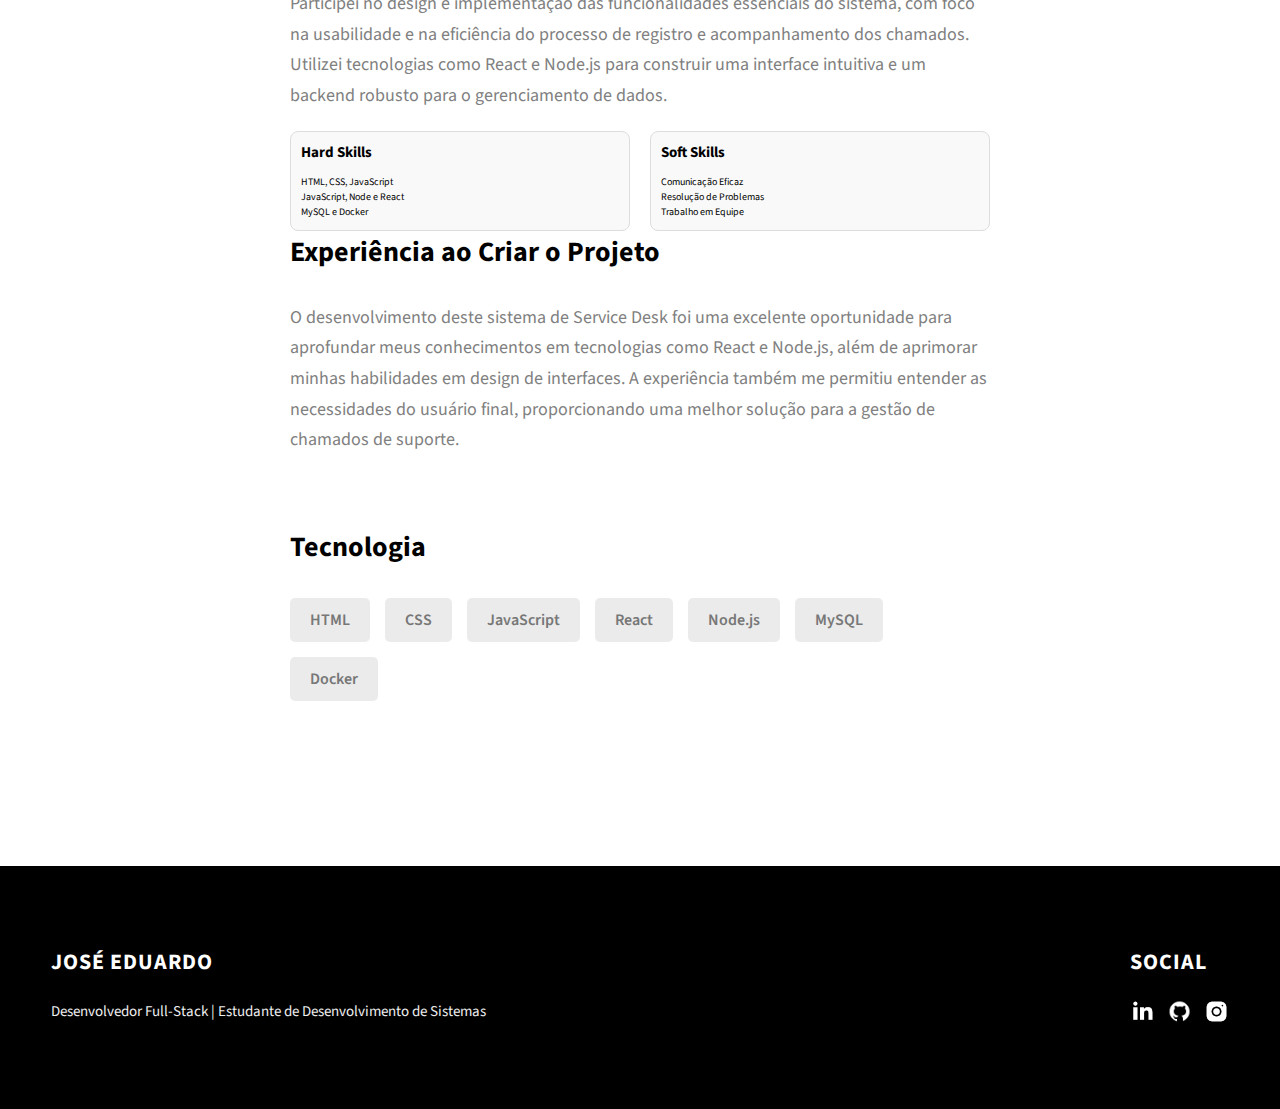
<file: project-3.html>
<!DOCTYPE html>
<html lang="en">

<head>
  <meta charset="UTF-8" />
  <meta name="viewport" content="width=device-width, initial-scale=1.0" />
  <meta http-equiv="X-UA-Compatible" content="ie=edge" />
  <title>Service Desk</title>
  <meta name="description" content="Case study page of Project" />

  <link rel="stylesheet" href="css/style.css" />

  <link rel="preconnect" href="https://fonts.googleapis.com" />
  <link rel="preconnect" href="https://fonts.gstatic.com" crossorigin />
  <link href="https://fonts.googleapis.com/css2?family=Source+Sans+Pro:wght@400;600;700;900&display=swap"
    rel="stylesheet" />
</head>

<body>
  <header class="header">
    <div class="header__content">
      <div class="header__logo-container">
        <div class="header__logo-img-cont">
          <img src="./assets/jpeg/foto_perfil.jpg" alt="José Eduardo Logo Image" class="header__logo-img" />
        </div>
        <span class="header__logo-sub">José Eduardo</span>
      </div>
      <div class="header__main">
        <ul class="header__links">
          <li class="header__link-wrapper">
            <a href="./index.html" class="header__link"> Home </a>
          </li>
          <li class="header__link-wrapper">
            <a href="./index.html#about" class="header__link">Sobre </a>
          </li>
          <li class="header__link-wrapper">
            <a href="./index.html#projects" class="header__link"> Projetos </a>
          </li>
          <li class="header__link-wrapper">
            <a href="./index.html#contact" class="header__link"> Contato </a>
          </li>
        </ul>
        <div class="header__main-ham-menu-cont">
          <img src="./assets/svg/ham-menu.svg" alt="hamburger menu" class="header__main-ham-menu" />
          <img src="./assets/svg/ham-menu-close.svg" alt="hamburger menu close"
            class="header__main-ham-menu-close d-none" />
        </div>
      </div>
    </div>
    <div class="header__sm-menu">
      <div class="header__sm-menu-content">
        <ul class="header__sm-menu-links">
          <li class="header__sm-menu-link">
            <a href="./index.html"> Home </a>
          </li>
          <li class="header__sm-menu-link">
            <a href="./index.html#about"> Sobre </a>
          </li>
          <li class="header__sm-menu-link">
            <a href="./index.html#projects"> Projetos </a>
          </li>
          <li class="header__sm-menu-link">
            <a href="./index.html#contact"> Contato </a>
          </li>
        </ul>
      </div>
    </div>
  </header>

  <section class="project-cs-hero">
    <div class="project-cs-hero__content">
      <h1 class="heading-primary">Service Desk</h1>
      <div class="project-cs-hero__info">
        <p class="text-primary">
          Sistema desenvolvido para otimizar o processo de atendimento ao suporte, com registro e controle de chamados
          de forma eficiente.
        </p>
      </div>
      <div class="project-cs-hero__cta">
        <a href="https://github.com/Sync-FATEC/API-DESK" class="btn btn--bg" target="_blank">GitHub</a>
      </div>
    </div>
  </section>

  <section class="project-details">
    <div class="main-container">
      <div class="project-details__content">
        <div class="project-details__showcase-img-cont">
          <img src="./assets/jpeg/apidesk.png" alt="Project Image" class="project-details__showcase-img" />
        </div>
        <div class="project-details__content-main">
          <div class="project-details__desc">
            <h3 class="project-details__content-title">Sobre o projeto</h3>
            <p class="project-details__desc-para">
              Este projeto foi desenvolvido para melhorar o atendimento ao suporte técnico. A plataforma permite
              cadastrar chamados, produtos, técnicos e administradores, facilitando o gerenciamento e a organização do
              processo de resolução de problemas. Ideal para instituições como universidades ou empresas de grande porte,
              o sistema contribui para a eficiência no atendimento e no acompanhamento de serviços.
            </p>
            <h3 class="project-details__content-title">Contribuições Pessoais</h3>
            <p class="project-details__desc-para">
              Participei no design e implementação das funcionalidades essenciais do sistema, com foco na usabilidade e
              na eficiência do processo de registro e acompanhamento dos chamados. Utilizei tecnologias como React e Node.js
              para construir uma interface intuitiva e um backend robusto para o gerenciamento de dados.
            </p>
            <div class="skills-container">
              <div class="skills-section">
                <h2>Hard Skills</h2>
                <ul>
                  <li>HTML, CSS, JavaScript</li>
                  <li>JavaScript, Node e React</li>
                  <li>MySQL e Docker</li>
                </ul>
              </div>
            
              <div class="skills-section">
                <h2>Soft Skills</h2>
                <ul>
                  <li>Comunicação Eficaz</li>
                  <li>Resolução de Problemas</li>
                  <li>Trabalho em Equipe</li>
                </ul>
              </div>
            </div>
                <h3 class="project-details__content-title">Experiência ao Criar o Projeto</h3>
                <p class="project-details__desc-para">
                  O desenvolvimento deste sistema de Service Desk foi uma excelente oportunidade para aprofundar meus conhecimentos
                  em tecnologias como React e Node.js, além de aprimorar minhas habilidades em design de interfaces. A experiência
                  também me permitiu entender as necessidades do usuário final, proporcionando uma melhor solução para a
                  gestão de chamados de suporte.
                </p>
          </div>
          <div class="project-details__tools-used">
            <h3 class="project-details__content-title">Tecnologia</h3>
            <div class="skills">
              <div class="skills__skill">HTML</div>
              <div class="skills__skill">CSS</div>
              <div class="skills__skill">JavaScript</div>
              <div class="skills__skill">React</div>
              <div class="skills__skill">Node.js</div>
              <div class="skills__skill">MySQL</div>
              <div class="skills__skill">Docker</div>
            </div>
          </div>
        </div>
      </div>
    </div>
  </section>

 

  <footer class="main-footer">
    <div class="main-container">
      <div class="main-footer__upper">
        <div class="main-footer__row main-footer__row-1">
          <h2 class="heading heading-sm main-footer__heading-sm">
            <span>Social</span>
          </h2>
          <div class="main-footer__social-cont">
            <a target="_blank" rel="noreferrer" href="https://www.linkedin.com/in/jos%C3%A9-eduardo-fernandes-pereira-b26517284/">
              <img class="main-footer__icon" src="./assets/png/linkedin-ico.png" alt="icon" />
            </a>
            <a target="_blank" rel="noreferrer" href="https://github.com/ZduardoPereira">
              <img class="main-footer__icon" src="./assets/png/github-ico.png" alt="icon" />
            </a>
            <a target="_blank" rel="noreferrer" href="https://www.instagram.com/jose__eduardo12/">
              <img class="main-footer__icon main-footer__icon--mr-none" src="./assets/png/insta-ico.png" alt="icon" />
            </a>
          </div>
        </div>
        <div class="main-footer__row main-footer__row-2">
          <h4 class="heading heading-sm text-lt">José Eduardo</h4>
          <p class="main-footer__short-desc">Desenvolvedor Full-Stack | Estudante de Desenvolvimento de Sistemas</p>
        </div>
      </div>
    </div>
  </footer>
  <script src="./index.js"></script>
</body>

</html>
</file>
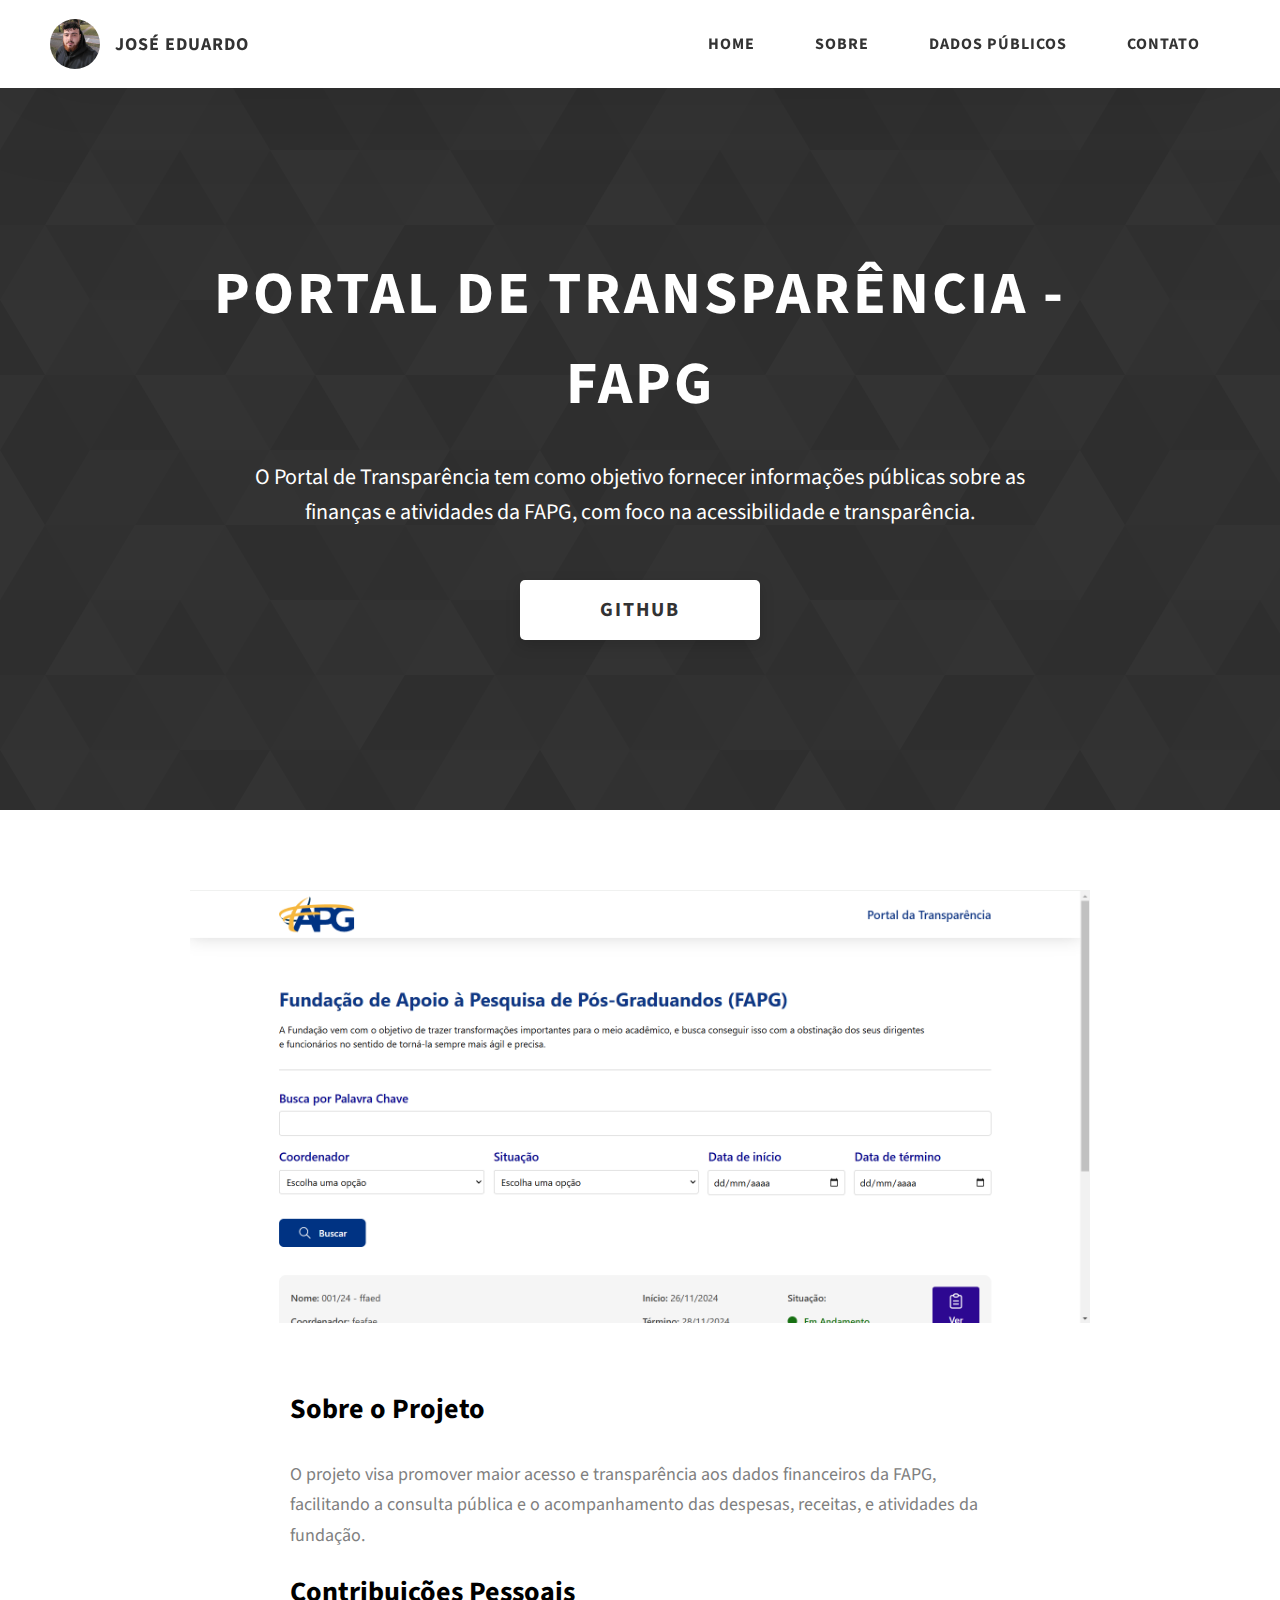
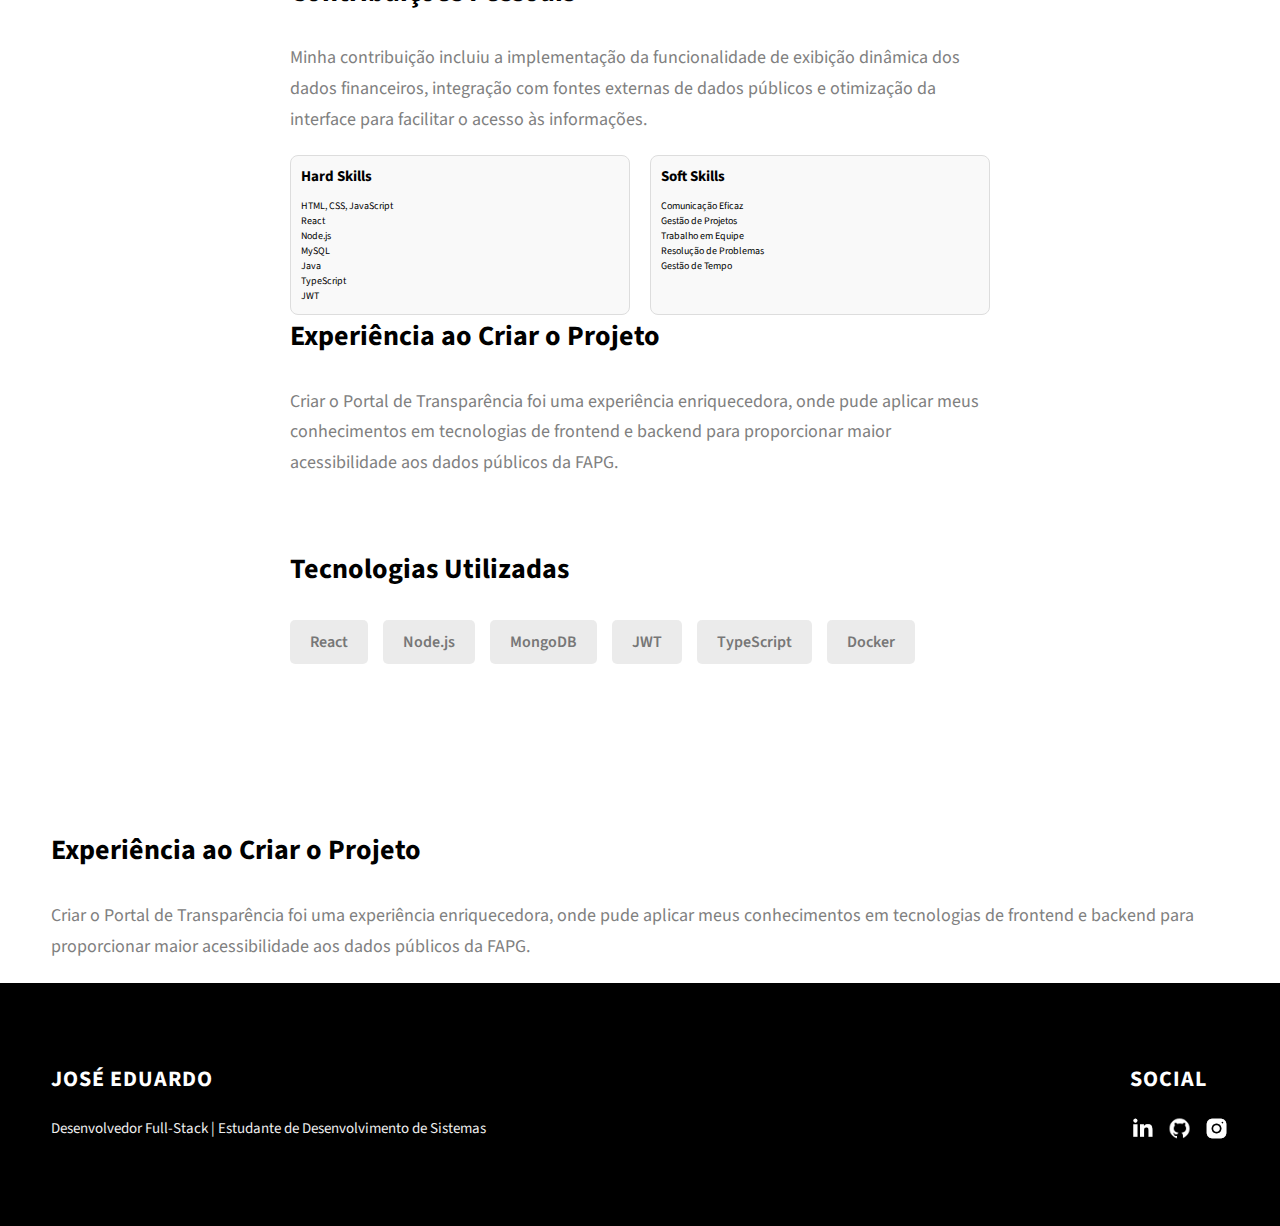
<file: project-4.html>
<!DOCTYPE html>
<html lang="pt-BR">

<head>
  <meta charset="UTF-8" />
  <meta name="viewport" content="width=device-width, initial-scale=1.0" />
  <meta http-equiv="X-UA-Compatible" content="ie=edge" />
  <title>Portal de Transparência - FAPG</title>
  <meta name="description" content="Releitura do Portal de Transparência da FAPG" />

  <link rel="stylesheet" href="css/style.css" />

  <link rel="preconnect" href="https://fonts.googleapis.com" />
  <link rel="preconnect" href="https://fonts.gstatic.com" crossorigin />
  <link href="https://fonts.googleapis.com/css2?family=Source+Sans+Pro:wght@400;600;700;900&display=swap" rel="stylesheet" />
</head>

<body>
  <header class="header">
    <div class="header__content">
      <div class="header__logo-container">
        <div class="header__logo-img-cont">
          <img src="./assets/jpeg/foto_perfil.jpg" alt="Logo do Portal de Transparência" class="header__logo-img" />
        </div>
        <span class="header__logo-sub">José Eduardo</span>
      </div>
      <div class="header__main">
        <ul class="header__links">
          <li class="header__link-wrapper">
            <a href="./index.html" class="header__link">Home</a>
          </li>
          <li class="header__link-wrapper">
            <a href="./index.html#sobre" class="header__link">Sobre</a>
          </li>
          <li class="header__link-wrapper">
            <a href="./index.html#dados" class="header__link">Dados Públicos</a>
          </li>
          <li class="header__link-wrapper">
            <a href="./index.html#contato" class="header__link">Contato</a>
          </li>
        </ul>
        <div class="header__main-ham-menu-cont">
          <img src="./assets/svg/ham-menu.svg" alt="hamburger menu" class="header__main-ham-menu" />
          <img src="./assets/svg/ham-menu-close.svg" alt="hamburger menu close" class="header__main-ham-menu-close d-none" />
        </div>
      </div>
    </div>
  </header>

  <section class="project-cs-hero">
    <div class="project-cs-hero__content">
      <h1 class="heading-primary">Portal de Transparência - FAPG</h1>
      <div class="project-cs-hero__info">
        <p class="text-primary">
          O Portal de Transparência tem como objetivo fornecer informações públicas sobre as finanças e atividades da FAPG, com foco na acessibilidade e transparência.
        </p>
      </div>
      <div class="project-cs-hero__cta">
        <a href="https://github.com/SeuGitHub/PortalTransparenciaFAPG" class="btn btn--bg" target="_blank">GitHub</a>
      </div>
    </div>
  </section>

  <section class="project-details">
    <div class="main-container">
      <div class="project-details__content">
        <div class="project-details__showcase-img-cont">
          <img src="./assets/png/Apg.png" alt="Portal de Transparência FAPG" class="project-details__showcase-img" />
        </div>
        <div class="project-details__content-main">
          <div class="project-details__desc">
            <h3 class="project-details__content-title">Sobre o Projeto</h3>
            <p class="project-details__desc-para">
              O projeto visa promover maior acesso e transparência aos dados financeiros da FAPG, facilitando a consulta pública e o acompanhamento das despesas, receitas, e atividades da fundação.
            </p>
            <h3 class="project-details__content-title">Contribuições Pessoais</h3>
            <p class="project-details__desc-para">
              Minha contribuição incluiu a implementação da funcionalidade de exibição dinâmica dos dados financeiros, integração com fontes externas de dados públicos e otimização da interface para facilitar o acesso às informações.
            </p>
            <div class="skills-container">
              <div class="skills-section">
                <h2>Hard Skills</h2>
                <ul>
                  <li>HTML, CSS, JavaScript</li>
                  <li>React</li>
                  <li>Node.js</li>
                  <li>MySQL</li>
                  <li>Java</li>
                  <li>TypeScript</li>
                  <li>JWT</li>
                </ul>
              </div>
            
              <div class="skills-section">
                <h2>Soft Skills</h2>
                <ul>
                  <li>Comunicação Eficaz</li>
                  <li>Gestão de Projetos</li>
                  <li>Trabalho em Equipe</li>
                  <li>Resolução de Problemas</li>
                  <li>Gestão de Tempo</li>
                </ul>
              </div>
            </div>
            <h3 class="project-details__content-title">Experiência ao Criar o Projeto</h3>
            <p class="project-details__desc-para">
              Criar o Portal de Transparência foi uma experiência enriquecedora, onde pude aplicar meus conhecimentos em tecnologias de frontend e backend para proporcionar maior acessibilidade aos dados públicos da FAPG.
            </p>
          </div>

          <div class="project-details__tools-used">
            <h3 class="project-details__content-title">Tecnologias Utilizadas</h3>
            <div class="skills">
              <div class="skills__skill">React</div>
              <div class="skills__skill">Node.js</div>
              <div class="skills__skill">MongoDB</div>
              <div class="skills__skill">JWT</div>
              <div class="skills__skill">TypeScript</div>
              <div class="skills__skill">Docker</div>
            </div>
          </div>
        </div>
      </div>
    </div>
  </section>


  <section class="project-experience">
    <div class="main-container">
      <h3 class="project-details__content-title">Experiência ao Criar o Projeto</h3>
      <p class="project-details__desc-para">
        Criar o Portal de Transparência foi uma experiência enriquecedora, onde pude aplicar meus conhecimentos em tecnologias de frontend e backend para proporcionar maior acessibilidade aos dados públicos da FAPG.
      </p>
    </div>
  </section>

  <footer class="main-footer">
    <div class="main-container">
      <div class="main-footer__upper">
        <div class="main-footer__row main-footer__row-1">
          <h2 class="heading heading-sm main-footer__heading-sm">
            <span>Social</span>
          </h2>
          <div class="main-footer__social-cont">
            <a target="_blank" rel="noreferrer" href="https://www.linkedin.com/in/jos%C3%A9-eduardo-fernandes-pereira-b26517284/">
              <img class="main-footer__icon" src="./assets/png/linkedin-ico.png" alt="LinkedIn" />
            </a>
            <a target="_blank" rel="noreferrer" href="https://github.com/ZduardoPereira">
              <img class="main-footer__icon" src="./assets/png/github-ico.png" alt="GitHub" />
            </a>
            <a target="_blank" rel="noreferrer" href="https://www.instagram.com/jose__eduardo12/">
              <img class="main-footer__icon main-footer__icon--mr-none" src="./assets/png/insta-ico.png" alt="Instagram" />
            </a>
          </div>
        </div>
        <div class="main-footer__row main-footer__row-2">
          <h4 class="heading heading-sm text-lt">José Eduardo</h4>
          <p class="main-footer__short-desc">Desenvolvedor Full-Stack | Estudante de Desenvolvimento de Sistemas</p>
        </div>
      </div>
    </div>
  </footer>

  <script src="./index.js"></script>
</body>

</html>
</file>
<file: css/style.css>
/*
0 - 600px:      Phone
600 - 900px:    Tablet portrait
900 - 1200px:   Tablet landscape
[1200 - 1800] is where our normal styles apply
1800px + :      Big desktop
$breakpoint arguement choices:
- phone
- tab-port
- tab-land
- big-desktop

Inside media queries 1em is always 16px i.e 1em = 16px at every screen size only inside media queries
*/
*,
*::after,
*::before {
  margin: 0;
  padding: 0;
  box-sizing: inherit;
  font-family: inherit; }

html {
  font-size: 62.5%;
  scroll-behavior: smooth; }
  @media only screen and (max-width: 75em) {
    html {
      font-size: 59%; } }
  @media only screen and (max-width: 56.25em) {
    html {
      font-size: 56%; } }
  @media only screen and (min-width: 112.5em) {
    html {
      font-size: 65%; } }

body {
  box-sizing: border-box;
  position: relative;
  line-height: 1.5;
  font-family: sans-serif;
  overflow-x: hidden;
  overflow-y: scroll;
  font-family: 'Source Sans Pro', sans-serif; }

a {
  text-decoration: none;
  color: inherit; }

li {
  list-style: none; }

input:focus,
button:focus,
a:focus,
textarea:focus {
  outline: none; }

button {
  border: none;
  cursor: pointer; }

textarea {
  resize: none; }

.heading-primary {
  font-size: 6rem;
  text-transform: uppercase;
  letter-spacing: 3px;
  text-align: center; }
  @media only screen and (max-width: 37.5em) {
    .heading-primary {
      font-size: 4.5rem; } }

.heading-sec__mb-bg {
  margin-bottom: 11rem; }
  @media only screen and (max-width: 56.25em) {
    .heading-sec__mb-bg {
      margin-bottom: 8rem; } }

.heading-sec__mb-med {
  margin-bottom: 9rem; }
  @media only screen and (max-width: 56.25em) {
    .heading-sec__mb-med {
      margin-bottom: 8rem; } }

.heading-sec__main {
  display: block;
  font-size: 4rem;
  text-transform: uppercase;
  letter-spacing: 1px;
  letter-spacing: 3px;
  text-align: center;
  margin-bottom: 3.5rem;
  position: relative; }
  .heading-sec__main--lt {
    color: #fff; }
    .heading-sec__main--lt::after {
      content: '';
      background: #fff !important; }
  .heading-sec__main::after {
    content: '';
    position: absolute;
    top: calc(100% + 1.5rem);
    height: 5px;
    width: 3rem;
    background: #000000;
    left: 50%;
    transform: translateX(-50%);
    border-radius: 5px; }
    @media only screen and (max-width: 37.5em) {
      .heading-sec__main::after {
        top: calc(100% + 1.2rem); } }

.heading-sec__sub {
  display: block;
  text-align: center;
  color: #777;
  font-size: 2rem;
  font-weight: 500;
  max-width: 80rem;
  margin: auto;
  line-height: 1.6; }
  @media only screen and (max-width: 37.5em) {
    .heading-sec__sub {
      font-size: 1.8rem; } }
  .heading-sec__sub--lt {
    color: #eee; }

.heading-sm {
  font-size: 2.2rem;
  text-transform: uppercase;
  letter-spacing: 1px; }

.main-container {
  max-width: 120rem;
  margin: auto;
  width: 92%; }

.btn {
  background: #fff;
  color: #333;
  text-transform: uppercase;
  letter-spacing: 2px;
  display: inline-block;
  font-weight: 700;
  border-radius: 5px;
  box-shadow: 0 5px 15px 0 rgba(0, 0, 0, 0.15);
  transition: transform .3s; }
  .btn:hover {
    transform: translateY(-3px); }
  .btn--bg {
    padding: 1.5rem 8rem;
    font-size: 2rem; }
  .btn--med {
    padding: 1.5rem 5rem;
    font-size: 1.6rem; }
  .btn--theme {
    background: #000000;
    color: #fff; }
  .btn--theme-inv {
    color: #000000;
    background: #fff;
    border: 2px solid #000000;
    box-shadow: none;
    padding: calc(1.5rem - 2px) calc(5rem - 2px); }

.sec-pad {
  padding: 12rem 0; }
  @media only screen and (max-width: 56.25em) {
    .sec-pad {
      padding: 8rem 0; } }

.text-primary {
  color: #fff;
  font-size: 2.2rem;
  text-align: center;
  width: 100%;
  line-height: 1.6; }
  @media only screen and (max-width: 37.5em) {
    .text-primary {
      font-size: 2rem; } }

.d-none {
  display: none; }

.home-hero {
  color: #fff;
  background: linear-gradient(to right, rgba(0, 0, 0, 0.8), rgba(0, 0, 0, 0.8)), url(../../assets/svg/common-bg.svg);
  background-position: center;
  height: 100vh;
  min-height: 80rem;
  max-height: 120rem;
  position: relative; }
  @media only screen and (max-width: 37.5em) {
    .home-hero {
      height: unset;
      min-height: unset; } }
  .home-hero__socials {
    position: absolute;
    top: 50%;
    border: 2px solid #eee;
    border-left: 2px solid #eee;
    transform: translateY(-50%); }
    @media only screen and (max-width: 56.25em) {
      .home-hero__socials {
        display: none; } }
  .home-hero__mouse-scroll-cont {
    position: absolute;
    bottom: 3%;
    left: 50%;
    transform: translateX(-50%); }
    @media only screen and (max-width: 37.5em) {
      .home-hero__mouse-scroll-cont {
        display: none; } }
  .home-hero__social {
    width: 5rem; }
  .home-hero__social-icon-link {
    width: 100%;
    display: block;
    padding: 1.2rem;
    border-bottom: 2px solid #eee;
    transition: background .3s; }
    .home-hero__social-icon-link:hover {
      background: rgba(255, 255, 255, 0.1); }
    .home-hero__social-icon-link--bd-none {
      border-bottom: 0; }
  .home-hero__social-icon {
    width: 100%; }
  .home-hero__content {
    position: absolute;
    top: 50%;
    left: 50%;
    transform: translate(-50%, -50%);
    max-width: 90rem;
    width: 92%; }
    @media only screen and (max-width: 37.5em) {
      .home-hero__content {
        padding: 19rem 0 13rem 0;
        margin: auto;
        position: static;
        transform: translate(0, 0); } }
  .home-hero__info {
    margin: 3rem auto 0 auto;
    max-width: 80rem; }
  .home-hero__cta {
    margin-top: 5rem;
    text-align: center; }

.about {
  background: #fafafa; }
  .about__content {
    display: grid;
    grid-template-columns: 1fr 1fr;
    grid-gap: 10rem; }
    @media only screen and (max-width: 56.25em) {
      .about__content {
        grid-template-columns: 1fr;
        grid-gap: 8rem; } }
    .about__content-title {
      font-weight: 700;
      font-size: 2.8rem;
      margin-bottom: 3rem; }
      @media only screen and (max-width: 37.5em) {
        .about__content-title {
          font-size: 2.4rem; } }
    .about__content-details-para {
      font-size: 1.8rem;
      color: grey;
      max-width: 60rem;
      line-height: 1.7;
      margin-bottom: 1rem; }
      .about__content-details-para--hl {
        font-weight: 700;
        margin: 0 3px; }
      .about__content-details-para:last-child {
        margin-bottom: 4rem; }

.projects__row {
  display: grid;
  grid-template-columns: 1.5fr 1fr;
  grid-gap: 5rem;
  margin-bottom: 11rem; }
  @media only screen and (max-width: 56.25em) {
    .projects__row {
      grid-template-columns: 1fr;
      grid-gap: 2rem;
      margin-bottom: 8rem; } }
  @media only screen and (max-width: 56.25em) {
    .projects__row {
      text-align: center; } }
  .projects__row:last-child {
    margin-bottom: 0; }
  .projects__row-img-cont {
    overflow: hidden; }
  .projects__row-img {
    width: 100%;
    display: block;
    object-fit: cover; }
  .projects__row-content {
    padding: 2rem 0;
    display: flex;
    justify-content: center;
    flex-direction: column;
    align-items: flex-start; }
    @media only screen and (max-width: 56.25em) {
      .projects__row-content {
        align-items: center; } }
    .projects__row-content-title {
      font-weight: 700;
      font-size: 2.8rem;
      margin-bottom: 2rem; }
      @media only screen and (max-width: 37.5em) {
        .projects__row-content-title {
          font-size: 2.4rem; } }
    .projects__row-content-desc {
      font-size: 1.8rem;
      color: grey;
      max-width: 60rem;
      line-height: 1.7;
      margin-bottom: 3rem; }
      @media only screen and (max-width: 37.5em) {
        .projects__row-content-desc {
          font-size: 1.7rem; } }

.contact {
  background: linear-gradient(to right, rgba(0, 0, 0, 0.8), rgba(0, 0, 0, 0.8)), url(../../assets/svg/common-bg.svg);
  background-size: cover;
  background-position: center; }
  .contact__form-container {
    box-shadow: 0 0 10px rgba(0, 0, 0, 0.1);
    background: white;
    padding: 4rem;
    margin-top: 6rem;
    max-width: 80rem;
    text-align: right;
    width: 95%;
    border-radius: 5px;
    margin: 5rem auto 0 auto; }
    @media only screen and (max-width: 37.5em) {
      .contact__form-container {
        padding: 3rem; } }
  .contact__form-field {
    margin-bottom: 4rem; }
    @media only screen and (max-width: 37.5em) {
      .contact__form-field {
        margin-bottom: 3rem; } }
  .contact__form-label {
    color: #666;
    font-size: 1.4rem;
    letter-spacing: 1px;
    font-weight: 700;
    margin-bottom: 1rem;
    display: block;
    text-align: left; }
  .contact__form-input {
    color: #333;
    padding: 2rem;
    width: 100%;
    border: 1px solid #ebebeb;
    font-size: 1.6rem;
    letter-spacing: 0px;
    background: #f0f0f0;
    border-radius: 5px;
    font-weight: 600;
    /* Code for Modern Browsers */
    /* Code for WebKit, Blink, Edge */
    /* Code for Internet Explorer 10-11 */
    /* Code for Microsoft Edge */
    /* Code for Mozilla Firefox 4 to 18 */
    /* Code for Mozilla Firefox 19+ */ }
    .contact__form-input::placeholder {
      color: #999;
      font-weight: 600;
      font-size: 1.6rem; }
    .contact__form-input::-webkit-input-placeholder {
      color: #999;
      font-weight: 600;
      font-size: 1.6rem; }
    .contact__form-input:-ms-input-placeholder {
      color: #999;
      font-weight: 600;
      font-size: 1.6rem; }
    .contact__form-input::-ms-input-placeholder {
      color: #999;
      font-weight: 600;
      font-size: 1.6rem; }
    .contact__form-input:-moz-placeholder {
      opacity: 1;
      color: #999;
      font-weight: 600;
      font-size: 1.6rem; }
    .contact__form-input::-moz-placeholder {
      opacity: 1;
      color: #999;
      font-weight: 600;
      font-size: 1.6rem; }
  .contact__btn {
    width: 30%;
    padding: 2rem 4rem;
    font-size: 1.6rem; }
    @media only screen and (max-width: 37.5em) {
      .contact__btn {
        width: 100%; } }

.project-cs-hero {
  color: #fff;
  background: linear-gradient(to right, rgba(0, 0, 0, 0.8), rgba(0, 0, 0, 0.8)), url(../../assets/svg/common-bg.svg);
  background-size: cover;
  background-position: center;
  position: relative; }
  @media only screen and (max-width: 37.5em) {
    .project-cs-hero {
      height: unset;
      min-height: unset; } }
  .project-cs-hero__content {
    padding: 25rem 0 17rem 0;
    max-width: 90rem;
    width: 92%;
    margin: auto; }
    @media only screen and (max-width: 37.5em) {
      .project-cs-hero__content {
        padding: 19rem 0 13rem 0;
        margin: auto;
        position: static;
        transform: translate(0, 0); } }
  .project-cs-hero__info {
    margin: 3rem auto 0 auto;
    max-width: 80rem; }
  .project-cs-hero__cta {
    margin-top: 5rem;
    text-align: center; }

.project-details__content {
  padding: 8rem 0;
  max-width: 90rem;
  margin: auto; }
  .project-details__content-title {
    font-weight: 700;
    font-size: 2.8rem;
    margin-bottom: 3rem; }
    @media only screen and (max-width: 37.5em) {
      .project-details__content-title {
        font-size: 2.4rem; } }

.project-details__showcase-img-cont {
  width: 100%;
  margin-bottom: 6rem; }

.project-details__showcase-img {
  width: 100%; }

.project-details__content-main {
  width: 100%;
  max-width: 70rem;
  margin: auto; }

.project-details__desc {
  margin: 0 0 7rem 0; }
  .project-details__desc-para {
    font-size: 1.8rem;
    line-height: 1.7;
    color: grey;
    margin-bottom: 2rem; }

.project-details__tools-used {
  margin: 0 0 7rem 0; }
  .project-details__tools-used-list {
    display: flex;
    flex-wrap: wrap; }
  .project-details__tools-used-item {
    padding: 1rem 2rem;
    margin-bottom: 1.5rem;
    margin-right: 1.5rem;
    font-size: 1.6rem;
    background: rgba(153, 153, 153, 0.2);
    border-radius: 5px;
    font-weight: 600;
    color: #777; }

.project-details__links {
  margin: 0 0; }
  .project-details__links-btn {
    margin-right: 2rem; }
    @media only screen and (max-width: 37.5em) {
      .project-details__links-btn {
        margin-right: 0;
        width: 70%;
        margin-bottom: 2rem;
        text-align: center; } }
    .project-details__links-btn:last-child {
      margin: 0; }
      @media only screen and (max-width: 37.5em) {
        .project-details__links-btn:last-child {
          margin: 0; } }

.header {
  position: fixed;
  width: 100%;
  z-index: 1000;
  background: #000;
  background: #fff;
  box-shadow: 0 10px 100px rgba(0, 0, 0, 0.1); }
  .header__content {
    display: flex;
    align-items: center;
    justify-content: space-between;
    padding: 1rem 5rem; }
    @media only screen and (max-width: 56.25em) {
      .header__content {
        padding: 0 2rem; } }
  .header__logo-container {
    display: flex;
    align-items: center;
    cursor: pointer;
    color: #333;
    transition: color .3s; }
    .header__logo-container:hover {
      color: #0062b9; }
  .header__logo-img-cont {
    width: 5rem;
    height: 5rem;
    border-radius: 50px;
    overflow: hidden;
    margin-right: 1.5rem;
    background: #0062b9; }
    @media only screen and (max-width: 56.25em) {
      .header__logo-img-cont {
        width: 4.5rem;
        height: 4.5rem;
        margin-right: 1.2rem; } }
  .header__logo-img {
    width: 100%;
    height: 100%;
    object-fit: cover;
    object-position: center;
    display: block; }
  .header__logo-sub {
    font-size: 1.8rem;
    text-transform: uppercase;
    font-weight: 700;
    letter-spacing: 1px; }
  .header__links {
    display: flex; }
    @media only screen and (max-width: 37.5em) {
      .header__links {
        display: none; } }
  .header__link {
    padding: 2.2rem 3rem;
    display: inline-block;
    font-size: 1.6rem;
    color: #333;
    text-transform: uppercase;
    letter-spacing: 1px;
    font-weight: 700;
    transition: color .3s; }
    .header__link:hover {
      color: #0062b9; }
    @media only screen and (max-width: 56.25em) {
      .header__link {
        padding: 3rem 1.8rem;
        font-size: 1.5rem; } }
  .header__main-ham-menu-cont {
    display: none;
    width: 3rem;
    padding: 2.2rem 0; }
    @media only screen and (max-width: 37.5em) {
      .header__main-ham-menu-cont {
        display: block; } }
  .header__main-ham-menu {
    width: 100%; }
  .header__main-ham-menu-close {
    width: 100%; }
  .header__sm-menu {
    background: #fff;
    position: absolute;
    width: 100%;
    top: 100%;
    visibility: hidden;
    opacity: 0;
    transition: all .3s;
    box-shadow: 0px 5px 5px 0px rgba(0, 0, 0, 0.1);
    -webkit-box-shadow: 0px 5px 5px 0px rgba(0, 0, 0, 0.1);
    -moz-box-shadow: 0px 5px 5px 0px rgba(0, 0, 0, 0.1); }
    .header__sm-menu--active {
      visibility: hidden;
      opacity: 0; }
      @media only screen and (max-width: 37.5em) {
        .header__sm-menu--active {
          visibility: visible;
          opacity: 1; } }
  .header__sm-menu-link a {
    display: block;
    text-decoration: none;
    padding: 2.5rem 3rem;
    font-size: 1.6rem;
    color: #333;
    text-align: right;
    border-bottom: 1px solid #eee;
    font-weight: 700;
    text-transform: uppercase;
    letter-spacing: 2px;
    transition: color .3s; }
    .header__sm-menu-link a:hover {
      color: #0062b9; }
  .header__sm-menu-link:first-child a {
    border-top: 1px solid #eee; }
  .header__sm-menu-link-last {
    border-bottom: 0; }

.main-footer {
  background: #000;
  color: #fff; }
  .main-footer__upper {
    display: flex;
    justify-content: space-between;
    padding: 8rem 0; }
    @media only screen and (max-width: 56.25em) {
      .main-footer__upper {
        padding: 6rem 0; } }
    @media only screen and (max-width: 37.5em) {
      .main-footer__upper {
        display: block; } }
  .main-footer__row-1 {
    order: 2; }
    @media only screen and (max-width: 56.25em) {
      .main-footer__row-1 {
        margin-bottom: 5rem; } }
  .main-footer__row-2 {
    width: 40%;
    order: 1;
    max-width: 50rem; }
    @media only screen and (max-width: 56.25em) {
      .main-footer__row-2 {
        width: 100%; } }
  .main-footer__short-desc {
    margin-top: 2rem;
    color: #eee;
    font-size: 1.5rem;
    line-height: 1.7; }
  .main-footer__social-cont {
    margin-top: 2rem; }
  .main-footer__icon {
    margin-right: 1rem;
    width: 2.5rem; }
    .main-footer__icon--mr-none {
      margin-right: 0; }
  .main-footer__lower {
    padding: 4rem 0;
    border-top: 1px solid #444;
    color: #eee;
    font-size: 1.2rem;
    text-align: left;
    text-align: center; }
    .main-footer__lower a {
      text-decoration: underline;
      font-weight: bold;
      margin-left: 2px; }
    @media only screen and (max-width: 56.25em) {
      .main-footer__lower {
        padding: 3.5rem 0; } }

.skills {
  display: flex;
  flex-wrap: wrap; }
  .skills__skill {
    padding: 1rem 2rem;
    margin-bottom: 1.5rem;
    margin-right: 1.5rem;
    font-size: 1.6rem;
    background: rgba(153, 153, 153, 0.2);
    border-radius: 5px;
    font-weight: 600;
    color: #777; }

.mouse {
  width: 25px;
  height: 40px;
  border: 2px solid #eee;
  border-radius: 60px;
  position: relative;
  overflow: hidden; }
  .mouse::before {
    content: '';
    width: 5px;
    height: 5px;
    position: absolute;
    top: 7px;
    left: 50%;
    transform: translateX(-50%);
    background-color: #eee;
    border-radius: 50%;
    opacity: 1;
    animation: wheel 1.3s infinite;
    -webkit-animation: wheel 1.3s infinite; }

@keyframes wheel {
  to {
    opacity: 0;
    top: 27px; } }

@-webkit-keyframes wheel {
  to {
    opacity: 0;
    top: 27px; } }

    .skills-container {
      display: flex; /* Coloca os itens lado a lado */
      gap: 20px; /* Espaço entre as colunas */
      justify-content: space-between; /* Distribui o espaço entre os itens */
    }
    
    .skills-section {
      flex: 1; /* Ajusta o tamanho das colunas para serem proporcionais */
      padding: 10px;
      border: 1px solid #ddd; /* Apenas para visualização */
      border-radius: 8px;
      background-color: #f9f9f9;
    }
    
    .skills-section h2 {
      margin-bottom: 10px;
    }
    
    .skills-section ul {
      list-style: none;
      padding: 0;
    }
</file>
